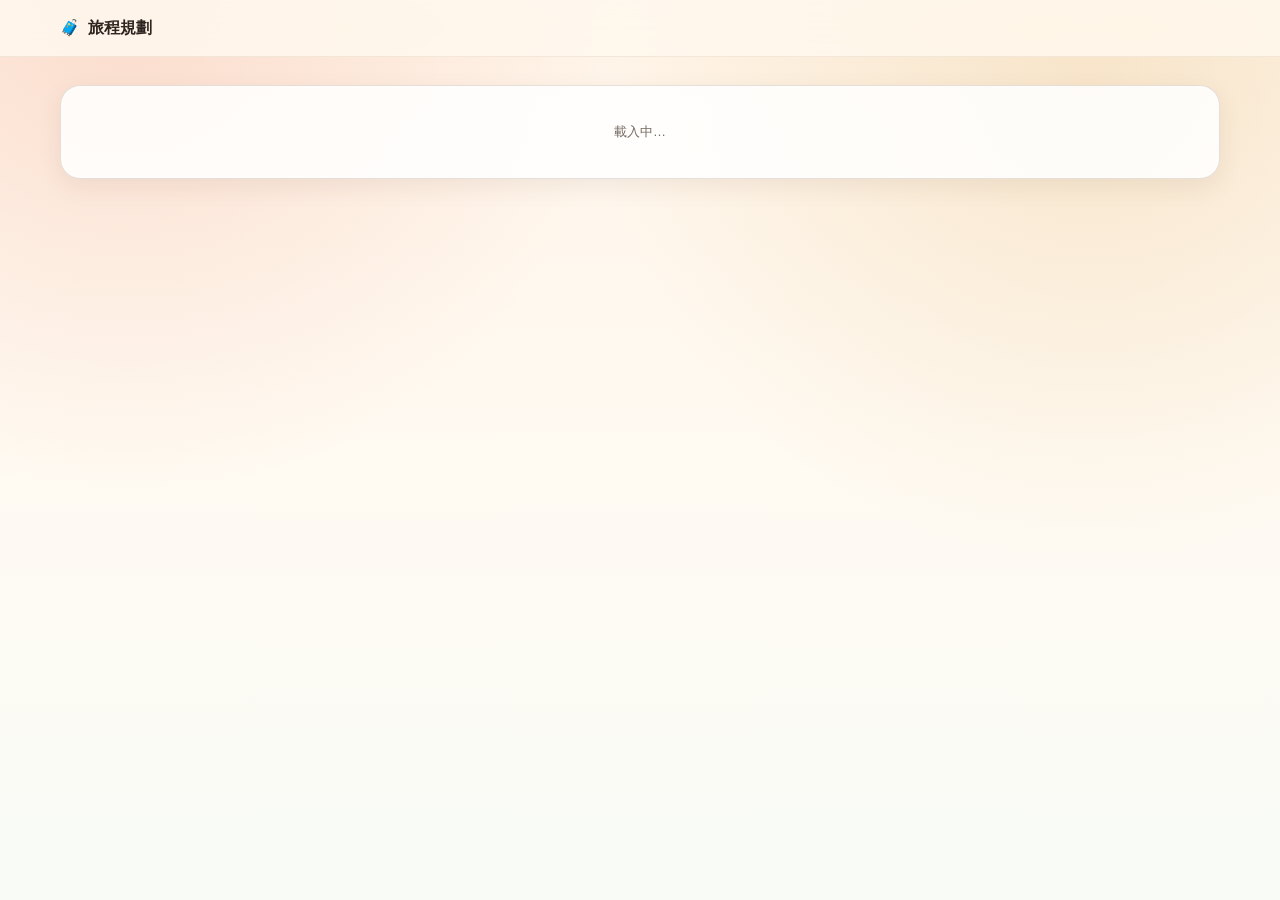
<file: index.html>
<!DOCTYPE html>
<!-- SPDX-License-Identifier: AGPL-3.0-only
     Copyright (c) 2026 Hank Wang -->
<html lang="zh-Hant">
<head>
  <meta charset="UTF-8" />
  <meta name="viewport" content="width=device-width, initial-scale=1.0, viewport-fit=cover" />
  <meta name="theme-color" content="#FFF4E8" />
  <title>旅程規劃 · Trip Planner</title>
  <link rel="stylesheet" href="./css/app.css?v=20260919d" />
  <!-- 網站圖示：ico 排在最前面，裡面有 16/32/48/64/128/256 六種各自算過的點陣圖，
       分頁列那種 16px 的尺寸靠它才會銳利；SVG 補高解析度場合；
       apple-touch-icon 是 iOS「加到主畫面」用的。圖檔都由 tools/make-icons.py 產生。
       圖檔會被瀏覽器長期快取，所以一樣帶 ?v=。 -->
  <link rel="icon" sizes="16x16 32x32 48x48 64x64 128x128 256x256" href="./assets/favicon.ico?v=20260919d" />
  <link rel="icon" type="image/svg+xml" href="./assets/favicon.svg?v=20260919d" />
  <link rel="icon" type="image/png" sizes="192x192" href="./assets/icon-192.png?v=20260919d" />
  <link rel="icon" type="image/png" sizes="512x512" href="./assets/icon-512.png?v=20260919d" />
  <link rel="apple-touch-icon" href="./assets/apple-touch-icon.png?v=20260919d" />
  <meta name="apple-mobile-web-app-title" content="旅程規劃" />
  <!-- 授權：本專案以 AGPL-3.0 釋出，App 內的說明頁另有原始碼連結（AGPL §13 要求網路服務要讓使用者拿得到原始碼）。 -->
  <link rel="license" href="https://www.gnu.org/licenses/agpl-3.0.html" />
</head>
<body>
  <header class="topbar">
    <div class="page topbar-inner">
      <div class="topbar-left">
        <!-- 手機導航入口：行程切換／分頁／帳號全部收在左側抽屜裡。
             顯隱純交給 CSS（.nav-toggle 預設 display:none，只有手機且 body.in-trip 才出現），
             不用 hidden 屬性，否則還要多一段 JS 去拿掉它。 -->
        <button id="navToggle" class="nav-toggle" type="button" aria-label="選單"
                aria-controls="drawer" aria-expanded="false">☰</button>
        <div class="brand">🧳 <span>旅程規劃</span></div>
        <button id="tripSwitcher" class="trip-switcher" type="button" hidden aria-haspopup="true">
          <span id="tripSwitcherTitle"></span>
          <span class="caret" aria-hidden="true">▾</span>
        </button>
      </div>
      <button id="accountBtn" class="account-btn" type="button" hidden aria-haspopup="true" aria-label="帳號選單">
        <span id="accountInitial">·</span>
      </button>
      <!-- 行程切換 / 帳號 下拉 -->
      <div id="tripMenu" class="popover popover--left" hidden></div>
      <div id="accountMenu" class="popover popover--right" hidden></div>
    </div>
  </header>

  <!-- 側欄：桌機常駐，手機由 ☰ 滑出（分頁 + 行程切換 + 帳號都在這裡） -->
  <div id="navScrim" class="nav-scrim" hidden></div>
  <aside id="drawer" class="drawer">
    <div class="drawer-head">
      <div class="brand">🧳 <span>旅程規劃</span></div>
      <!-- 行程切換：側欄裡直接展開清單（popover 在窄螢幕會被擠爆，抽屜本來就是垂直清單） -->
      <button id="drawerTripBtn" class="drawer-trip" type="button" hidden aria-expanded="false">
        <span id="drawerTripTitle"></span>
        <span class="caret" aria-hidden="true">▾</span>
      </button>
      <div id="drawerTripList" class="drawer-trips" hidden></div>
    </div>
    <nav class="drawer-nav">
      <button class="nav-item" data-page="overview" type="button">🏠 總覽</button>
      <button class="nav-item" data-page="itinerary" type="button">🗺️ 行程</button>
      <button class="nav-item" data-page="expenses" type="button">💰 記帳</button>
      <button class="nav-item" data-page="weather" type="button">⛅ 天氣</button>
      <button class="nav-item" data-page="packing" type="button">🎒 行李</button>
      <button class="nav-item" data-page="memo" type="button">📝 備忘</button>
      <!-- 說明頁沒有行程也要能開（renderOverviewState 的停用清單有排除它） -->
      <button class="nav-item" data-page="help" type="button">❓ 說明</button>
      <button class="nav-item" data-page="admin" type="button" hidden>⚙️ 管理</button>
    </nav>
    <div class="drawer-foot">
      <!-- 只有 body.readonly 時才顯示（純 CSS） -->
      <p class="status readonly-only readonly-note">👀 唯讀模式：你只能瀏覽，不能編輯。<a href="#help">這是什麼？</a></p>
      <div id="drawerAccount" class="status" style="margin-bottom:8px;"></div>
      <!-- 桌機的 #accountBtn 被 CSS 藏起來（帳號相關一律走側欄），帳號設定入口要在這裡也有一份 -->
      <div class="row" style="gap:8px;">
        <button id="drawerProfileBtn" class="btn btn--ghost btn--sm" type="button">⚙️ 帳號設定</button>
        <button id="logoutBtn" class="btn btn--ghost btn--sm" type="button">登出</button>
      </div>
    </div>
  </aside>

  <main class="page app-main">
    <!-- 載入中 -->
    <div id="bootView" class="card center-card"><p class="status">載入中…</p></div>

    <!-- 登入 / 註冊管理員 -->
    <section id="loginView" class="join-wrap" hidden>
      <div class="card join-card">
        <h1 class="join-title">登入</h1>
        <p class="status">用帳號與密碼登入。</p>
        <!-- data-enter-submit：登入是唯一保留 Enter 送出的表單（見 js/ui.js 的 blockEnterSubmit） -->
        <form id="loginForm" class="form" data-enter-submit>
          <label>帳號
            <input name="account" placeholder="Email 或 使用者名稱" autocomplete="username" required />
          </label>
          <label>密碼
            <input name="password" type="password" autocomplete="current-password" required />
          </label>
          <button class="btn" type="submit">登入</button>
        </form>
        <p class="status" style="margin-top:12px;">沒有帳號？請向管理員索取。</p>
        <p id="loginError" class="status" data-ok="false" hidden></p>
      </div>
    </section>

    <!-- 建立新行程 Modal（僅管理員） -->
    <div id="tripModal" class="modal" hidden>
      <div class="modal-box card">
        <div class="card-head">
          <h2 class="card-title">建立新行程</h2>
          <button id="tripModalClose" class="btn btn--ghost btn--sm" type="button">✕</button>
        </div>

        <!-- 建立 -->
        <form id="createForm" class="form">
          <label>行程名稱
            <input name="title" placeholder="2026 春 東京大阪" maxlength="40" required />
          </label>
          <div class="row">
            <label>出發日
              <span class="date-pick">
                <input name="start" type="date" />
                <span class="date-pick-face" aria-hidden="true"></span>
              </span>
            </label>
            <label>回程日
              <span class="date-pick">
                <input name="end" type="date" />
                <span class="date-pick-face" aria-hidden="true"></span>
              </span>
            </label>
          </div>
          <label>結算基準幣別
            <select name="base"></select>
          </label>
          <label>啟用幣別（點選加入／移除，之後仍可改）
            <div id="createCurrencyChips" class="chip-pick"></div>
            <div class="add-currency">
              <select id="createAddCurrency" class="inline-select"></select>
              <button id="createAddCurrencyBtn" class="btn btn--ghost btn--sm" type="button">＋ 加入</button>
            </div>
            <small class="status">基準幣別會自動納入。</small>
          </label>
          <label class="check-row" style="display:flex; align-items:center; gap:8px; flex-direction:row;">
            <input id="tripJoinSelf" name="join_self" type="checkbox" checked style="width:auto;" />
            <span>我要一起參加這趟旅行（取消＝只建立給家人用，自己不進名單、不分帳）</span>
          </label>
          <label id="createNameRow">你的名字（管理員）
            <input name="name" placeholder="小明" maxlength="20" />
          </label>
          <button class="btn" type="submit">建立並進入</button>
        </form>

        <p id="joinError" class="status" data-ok="false" hidden></p>
      </div>
    </div>

    <!-- 行程主畫面（分頁由側欄／漢堡選單切換） -->
    <div id="appView" hidden>

      <!-- 總覽 -->
      <section class="view" id="view-overview">
        <!-- 行程切換清單（只在多行程時顯示） -->
        <div class="card" id="myTripsCard">
          <div class="card-head">
            <h2 class="card-title">我的行程</h2>
          </div>
          <div id="myTripsList" class="my-trips-list"></div>
        </div>

        <!-- 目前行程儀表板（沒選行程時隱藏） -->
        <div id="overviewTripDetail">
          <!-- 行程摘要列 -->
          <div class="card trip-summary">
            <div id="tripSummary" class="trip-summary-row"></div>
          </div>

          <!-- 快速統計（可點跳頁） -->
          <div class="stat-grid">
            <button class="stat-card" type="button" data-page="itinerary">
              <span class="stat-num" id="statItems">–</span>
              <span class="stat-label">行程項目</span>
            </button>
            <button class="stat-card" type="button" data-page="expenses">
              <span class="stat-num" id="statSpend">–</span>
              <span class="stat-label">總支出</span>
            </button>
            <button class="stat-card" type="button" data-scroll="membersCard">
              <span class="stat-num" id="statMembers">–</span>
              <span class="stat-label">成員</span>
            </button>
          </div>

          <!-- 接下來的行程 -->
          <div class="card">
            <div class="card-head">
              <h2 class="card-title">接下來的行程</h2>
              <button class="btn btn--ghost btn--sm" type="button" data-page="itinerary">查看全部</button>
            </div>
            <div id="upcomingList" class="upcoming-list"></div>
          </div>

          <!-- 成員 / 幣別 -->
          <div class="grid-2">
            <div class="card" id="membersCard">
              <div class="card-head">
                <h2 class="card-title">同行夥伴 <span id="memberCount" class="status"></span></h2>
              </div>
              <div id="memberList" class="member-list"></div>
            </div>

            <div class="card">
              <h2 class="card-title">行程設定</h2>
              <p class="status">基準幣別：
                <select id="baseSelect" class="inline-select"></select>
              </p>
              <div id="currencyPills" class="currency-pills"></div>
              <div class="add-currency">
                <select id="addCurrencySelect" class="inline-select"></select>
                <button id="addCurrencyBtn" class="btn btn--ghost btn--sm" type="button">＋ 加入幣別</button>
              </div>
              <p class="status" style="margin-top:14px;">地圖服務：
                <select id="mapProviderSelect" class="inline-select"></select>
              </p>
              <p id="mapProviderHint" class="status"></p>
            </div>
          </div>
        </div>

        <!-- 沒選行程時的提示 -->
        <div id="noTripHint" class="card" hidden>
          <p class="status">還沒有選擇行程。從上方「我的行程」點一趟進入；行程由管理員建立與指派。</p>
          <p class="status">想先看看這個系統能做什麼？建一趟示範行程，六個分頁都會有東西可以玩。</p>
          <div class="row" style="gap:8px;">
            <button class="btn btn--sm" type="button" data-seed-demo>🎌 建立示範行程</button>
            <button class="btn btn--ghost btn--sm" type="button" data-page="help">❓ 看使用說明</button>
          </div>
        </div>
      </section>

      <!-- 行程 -->
      <section class="view" id="view-itinerary" hidden>
        <div class="card">
          <div class="card-head">
            <h2 class="card-title">行程規劃</h2>
            <div style="display:flex; gap:8px;">
              <button id="clearItinBtn" class="btn btn--ghost btn--sm" type="button" hidden>🗑️ 清空</button>
              <button id="aiItinBtn" class="btn btn--ghost btn--sm" type="button">✨ AI 助手</button>
              <button id="addItemBtn" class="btn btn--sm" type="button">＋ 新增項目</button>
            </div>
          </div>
          <div id="dayTabs" class="day-tabs"></div>
          <div id="itineraryList" class="itinerary-list"></div>
        </div>

        <!-- 只有 Google 有這張卡。Naver 不能 iframe（X-Frame-Options），內嵌得靠官方
             JS SDK 加上申請不到的 ncpKeyId，所以 Naver 改成逐點跳出去開，整張卡隱藏。 -->
        <div class="card" id="mapCard" hidden>
          <div class="card-head">
            <h2 class="card-title">地圖</h2>
            <div style="display:flex; gap:8px; flex-wrap:wrap;">
              <a id="mapOpen" class="btn btn--ghost btn--sm" target="_blank" rel="noopener"
                 href="https://www.google.com/maps">在地圖開啟行程</a>
            </div>
          </div>
          <p id="mapRouteNote" class="status" data-ok="false" hidden></p>
          <div id="mapTitle" class="status" style="margin-bottom:8px;">點行程項目的「地圖」即可在此顯示</div>
          <iframe id="mapFrame" class="map-frame" loading="lazy" referrerpolicy="no-referrer-when-downgrade" hidden></iframe>
        </div>
      </section>

      <!-- 記帳 -->
      <section class="view" id="view-expenses" hidden>
        <div class="card">
          <div class="card-head">
            <h2 class="card-title">記帳</h2>
            <div style="display:flex; gap:8px;">
              <button id="clearExpenseBtn" class="btn btn--ghost btn--sm" type="button" hidden>🗑️ 清空</button>
              <button id="aiExpenseBtn" class="btn btn--ghost btn--sm" type="button">✨ AI 記帳</button>
              <button id="addExpenseBtn" class="btn btn--sm" type="button">＋ 新增支出</button>
            </div>
          </div>
          <div id="expenseSummary" class="expense-summary"></div>
          <div id="expenseList" class="expense-list"></div>
        </div>

        <div class="card">
          <h2 class="card-title">結算</h2>
          <p class="status">全部換算成基準幣別後計算。</p>
          <div id="balanceList" class="balance-list"></div>
          <h3 class="day-head" style="margin-top:16px;">建議轉帳</h3>
          <div id="settleList" class="settle-list"></div>
        </div>
      </section>

      <!-- 天氣 -->
      <section class="view" id="view-weather" hidden>
        <div class="card">
          <div class="card-head">
            <h2 class="card-title">天氣</h2>
            <button id="refreshWeather" class="btn btn--ghost btn--sm" type="button">重新整理</button>
          </div>
          <p id="weatherSubtitle" class="status">依行程地點即時取得 Open-Meteo 預報。</p>
          <div class="add-currency" style="margin:10px 0;">
            <input id="weatherManualInput" placeholder="或手動查城市，如 Tokyo / 京都" />
            <button id="weatherManualBtn" class="btn btn--ghost btn--sm" type="button">查詢</button>
          </div>
          <div id="forecastGrid" class="forecast-grid"></div>
        </div>

        <div class="card">
          <div class="card-head">
            <h2 class="card-title">✨ AI 天氣建議</h2>
            <button id="aiWeatherBtn" class="btn btn--sm" type="button">產生建議</button>
          </div>
          <div id="aiWeatherOut" class="ai-out">
            <p class="status">按「產生建議」讓 AI 依各日天氣給穿搭與行程提醒（雨天改室內等）。</p>
          </div>
        </div>
      </section>

      <!-- 行李 -->
      <section class="view" id="view-packing" hidden>
        <div class="card">
          <div class="card-head">
            <h2 class="card-title">行李清單 <span id="packingProgress" class="status"></span></h2>
            <div style="display:flex; gap:8px;">
              <button id="clearPackingBtn" class="btn btn--ghost btn--sm" type="button" hidden>🗑️ 清空</button>
              <button id="aiPackingBtn" class="btn btn--ghost btn--sm" type="button">✨ AI 助手</button>
              <button id="addPackingBtn" class="btn btn--sm" type="button">＋ 新增物品</button>
            </div>
          </div>
          <p class="status">可指派給某成員，或標記「共用」（全體共用品，如證件、雨傘）。</p>
          <div id="packingList" class="packing-list"></div>
        </div>
      </section>

      <!-- 備忘錄 -->
      <section class="view" id="view-memo" hidden>
        <div class="card">
          <div class="card-head">
            <h2 class="card-title">備忘錄</h2>
            <button id="addMemoBtn" class="btn btn--sm" type="button">＋ 新增筆記</button>
          </div>
          <p class="status">記下訂位號碼、要買的伴手禮、待確認事項…；同行的人都可以在每則筆記底下留言討論。</p>
          <div id="memoList" class="memo-list"></div>
        </div>
      </section>

      <!-- 說明（純靜態，沒有行程也能看） -->
      <section class="view" id="view-help" hidden>

        <div class="card">
          <h2 class="card-title">這是什麼</h2>
          <p class="status">一個給同行者共用的旅遊規劃工具：一起排行程、多幣別記帳自動結算、看每天天氣、列行李、留備忘。
            所有人的修改都是<strong>即時同步</strong>的 —— 別人改了什麼，你的畫面會自己更新。</p>

          <h3 class="day-head" style="margin-top:16px;">你是哪一種身分？</h3>
          <div class="admin-list">
            <div class="admin-row">
              <div class="admin-row-main">
                <strong>管理員 <span class="tag">全站唯一</span></strong>
                <span class="status">建立行程、開設成員帳號、把帳號指派進行程、指定誰是行程管理員、設定誰可編輯或唯讀。</span>
              </div>
            </div>
            <div class="admin-row">
              <div class="admin-row-main">
                <strong>可編輯成員</strong>
                <span class="status">排行程、記帳、列行李、寫備忘、改幣別設定 —— 除了帳號管理以外都能做。</span>
              </div>
            </div>
            <div class="admin-row">
              <div class="admin-row-main">
                <strong>唯讀成員 <span class="tag">👀</span></strong>
                <span class="status">只能瀏覽，新增/編輯的按鈕會直接不顯示。<strong>但仍然可以在備忘錄的筆記底下留言</strong>，
                  討論不受限制。想改成可編輯，請管理員到「管理 → 帳號管理」切換。</span>
              </div>
            </div>
          </div>
        </div>

        <div class="card">
          <h2 class="card-title">六個分頁在做什麼</h2>
          <div class="admin-list">
            <div class="admin-row"><div class="admin-row-main">
              <strong>🏠 總覽</strong>
              <span class="status">這趟的儀表板：切換行程、看統計（項目數／總支出／成員數，點了會跳到對應分頁）、接下來的行程、同行夥伴、以及<strong>行程設定</strong>。第一次進一趟新行程，先來這裡把幣別設好；<strong>去韓國的話也在這裡把地圖服務改成 Naver</strong>。</span>
            </div></div>
            <div class="admin-row"><div class="admin-row-main">
              <strong>🗺️ 行程</strong>
              <span class="status">依日期分頁的行程項目。每筆可以填時間、分類、地點與備註；按項目上的「地圖」，Google 行程會把地點帶進下方的地圖，Naver 行程則直接跳去 Naver（手機優先開 App）—— 用哪一家在總覽的行程設定選。<strong>地點欄位同時餵給天氣頁</strong>，填了才有天氣看。</span>
            </div></div>
            <div class="admin-row"><div class="admin-row-main">
              <strong>💰 記帳</strong>
              <span class="status">多幣別支出與分帳，下半部就是結算結果。要記某個幣別的帳，得先在總覽的幣別設定裡加進來。</span>
            </div></div>
            <div class="admin-row"><div class="admin-row-main">
              <strong>⛅ 天氣</strong>
              <span class="status">自動抓行程裡<strong>每天第一個有地點的項目</strong>，查那個地方當天的預報（Open-Meteo，免費）。也可以在上方手動查任一城市。</span>
            </div></div>
            <div class="admin-row"><div class="admin-row-main">
              <strong>🎒 行李</strong>
              <span class="status">分類清單，可以指派給某個人，或標記成「共用」（證件、雨傘這種全體共用品）。打勾就是已經收進行李箱了。</span>
            </div></div>
            <div class="admin-row"><div class="admin-row-main">
              <strong>📝 備忘</strong>
              <span class="status">共筆筆記：訂位編號、伴手禮清單、待確認事項。可以置頂，每則底下都能留言討論。</span>
            </div></div>
          </div>
        </div>

        <div class="card">
          <h2 class="card-title">不明顯但很好用的操作</h2>
          <ul class="status" style="padding-left:20px; line-height:1.9;">
            <li><strong>點一整列就能編輯</strong> —— 行程項目、支出、行李、筆記都是，不用另外找編輯鈕。</li>
            <li><strong>往左滑可以刪除</strong>（手機）—— 行程、記帳、行李的列往左滑會露出紅色刪除鈕。不想滑的話，點開該列，編輯視窗裡也有刪除。</li>
            <li><strong>總覽的三個統計數字可以點</strong> —— 直接跳到行程頁、記帳頁，或捲到成員清單。</li>
            <li><strong>行程項目的「地圖」鈕</strong> —— Google 行程會把該地點帶進行程頁下方的地圖，右上角「在地圖開啟行程」還能把整天串成一條路線。</li>
            <li><strong>韓國行程改用 Naver 地圖</strong> —— 在總覽的行程設定切換。Google Maps 在韓國沒有步行與大眾運輸路線。Naver 不給內嵌，所以切過去之後沒有下方那張地圖卡，改成點項目的「地圖 ↗」直接跳去 Naver（手機優先開 Naver App）。地點會自動轉成韓文；不準或看不懂的話，項目的「地圖搜尋字」自己填即可覆蓋 —— Naver 的店家資料同時登錄了官方英文名，所以填英文（Gyeongbokgung Palace）或韓文（경복궁）都搜得到。把手機的 Naver App 設成英文時，填英文地標才看得懂。</li>
            <li><strong>打字時按 Enter 不會送出</strong> —— 一律用「儲存」／「送出」鈕，才不會打到一半誤存。只有登入頁保留 Enter 送出。</li>
            <li><strong>唯讀成員也能留言</strong> —— 在備忘錄的筆記底下。</li>
          </ul>
        </div>

        <div class="card">
          <h2 class="card-title">✨ AI 助手怎麼用</h2>
          <p class="status">行程、記帳、行李三頁的右上角各有一顆 <strong>✨</strong> 按鈕，天氣頁則是「產生建議」。用講的就可以，不用填表單。</p>
          <p class="status" style="margin-top:10px;"><strong>最重要的一件事：AI 不會直接改你的資料。</strong>
            它會把想做的變更列成一張清單，你看過、按了確認，才會真的寫進去。所以放心亂講沒關係。</p>
          <h3 class="day-head" style="margin-top:16px;">先看一眼「範圍」</h3>
          <p class="status">對話視窗上方有個範圍下拉，決定這次 AI 動得到哪些東西 —— 行程是「哪一天／整趟」，行李是「誰的／全部」。
            預設只會動到你正在看的那一天，想大改就先切成整趟。</p>
          <h3 class="day-head" style="margin-top:16px;">可以這樣講</h3>
          <div class="ai-msg-eg">
            <b>行程：</b>「這天太趕了，午餐後多留一小時」<br>「幫我排第三天，想吃在地美食」<br>「把下午的購物行程刪掉」
          </div>
          <div class="ai-msg-eg" style="margin-top:8px;">
            <b>記帳：</b>「早餐 850 我付，大家均分」<br>「昨天的計程車改成 1200」<br>「刪掉重複的那筆門票」
          </div>
          <div class="ai-msg-eg" style="margin-top:8px;">
            <b>行李：</b>「幫我列這趟要帶什麼」<br>「雨具改成 2 支」<br>「把充電器指派給小明」
          </div>
        </div>

        <div class="card">
          <h2 class="card-title">多幣別記帳與結算怎麼算</h2>
          <p class="status">每筆支出存的是<strong>原幣金額</strong>加上<strong>記帳當下的匯率快照</strong>。
            這樣之後匯率怎麼波動，都不會回頭改寫你已經記過的帳。</p>
          <p class="status" style="margin-top:10px;">結算時把每個人「付出去的」與「該分攤的」都換算成基準幣別，
            算出每人淨額，再湊出<strong>最少筆數的轉帳建議</strong>（誰該付誰多少），不用每筆各自還。</p>
          <p class="status" style="margin-top:10px;">分帳不一定要均分 —— 可以只勾部分的人，各買各的時也能各自填不同金額。</p>
        </div>

        <div class="card">
          <h2 class="card-title">常見問題</h2>
          <h3 class="day-head">側欄有些分頁灰灰的按不下去？</h3>
          <p class="status">那是還沒選行程。到總覽的「我的行程」點一趟進去，就會全部亮起來。</p>
          <h3 class="day-head" style="margin-top:14px;">看不到「＋ 新增」的按鈕？</h3>
          <p class="status">你是唯讀成員。請管理員到「管理 → 帳號管理」把你切成可編輯。</p>
          <h3 class="day-head" style="margin-top:14px;">按了 ✨ 沒反應／說 AI 還沒啟用？</h3>
          <p class="status">AI 要管理員設定 Gemini 金鑰才會動。沒設定不影響其他功能，天氣頁一樣正常。</p>
          <h3 class="day-head" style="margin-top:14px;">天氣寫「去年同期參考」是什麼意思？</h3>
          <p class="status">氣象預報只到未來約 16 天。超過的日子沒有預報可用，所以改顯示去年同一天的實測值，讓你抓個大概的冷熱。</p>
          <h3 class="day-head" style="margin-top:14px;">忘記密碼？</h3>
          <p class="status">找管理員重設。管理員也可以幫你改顯示名稱。</p>
        </div>

        <div class="card">
          <div class="card-head">
            <h2 class="card-title">🎌 想先玩玩看？</h2>
            <button id="helpDemoBtn" class="btn btn--sm" type="button">建立示範行程</button>
          </div>
          <p class="status">會生出一趟資料齊全的假行程（東京箱根鎌倉 5 日）：24 個行程項目、14 筆三種幣別的支出、
            17 件行李、4 則備忘與留言、4 位成員 —— 每一頁都有東西可以看。出發日固定是今天起算一週後，所以天氣也查得到。</p>
          <p class="status">重複按就是砍掉重建，可以拿來把示範資料復原。</p>
        </div>

        <!-- 放在說明頁是因為它「沒選行程也開得起來」（見側欄那顆 ❓ 說明 的註解），
             任何使用者都到得了。AGPL §13 要求網路服務要讓使用者拿得到原始碼，
             這張卡就是那個 Source 連結。 -->
        <div class="card">
          <h2 class="card-title">關於 · 授權</h2>
          <p class="status">這個 App 的原始碼是公開的：
            <a href="https://github.com/hank716/travel" target="_blank" rel="noopener">github.com/hank716/travel</a></p>
          <p class="status" style="margin-top:10px;">以
            <a href="https://www.gnu.org/licenses/agpl-3.0.html" target="_blank" rel="noopener">GNU AGPL-3.0</a>
            授權釋出：你可以自由取得、修改、散布它；但改過的版本拿去架給別人用時，
            也必須把你那份的原始碼一併公開。想閉源商用的話，可以另外洽談商業授權。</p>
          <p class="status" style="margin-top:10px;">Copyright (c) 2026 Hank Wang</p>
        </div>

      </section>

      <!-- 管理（僅管理員） -->
      <section class="view" id="view-admin" hidden>
        <div class="card">
          <div class="card-head">
            <h2 class="card-title">帳號管理</h2>
            <button id="adminAddMemberBtn" class="btn btn--sm" type="button">＋ 新增成員帳號</button>
          </div>
          <div id="adminUsersList" class="admin-list"></div>
        </div>
        <div class="card">
          <div class="card-head">
            <h2 class="card-title">行程管理</h2>
            <div style="display:flex; gap:8px;">
              <button id="adminSeedDemoBtn" class="btn btn--ghost btn--sm" type="button">🎌 示範行程</button>
              <button id="adminCreateTripBtn" class="btn btn--sm" type="button">＋ 建立行程</button>
            </div>
          </div>
          <div id="adminTripsList" class="admin-list"></div>
        </div>
      </section>

    </div>

    <!-- 新增/編輯支出 Modal -->
    <div id="expenseModal" class="modal" hidden>
      <div class="modal-box card">
        <div class="card-head">
          <h2 id="expenseModalTitle" class="card-title">新增支出</h2>
          <button id="expenseModalClose" class="btn btn--ghost btn--sm" type="button">✕</button>
        </div>
        <form id="expenseForm" class="form">
          <input type="hidden" name="id" />
          <label>說明
            <input name="description" placeholder="拉麵、計程車、門票…" maxlength="60" />
          </label>
          <div class="row">
            <label>金額
              <input name="amount" type="number" step="any" min="0" inputmode="decimal" placeholder="0" required />
            </label>
            <label>幣別
              <select name="currency" id="expenseCurrency"></select>
            </label>
          </div>
          <div class="row">
            <label>付款人
              <select name="paid_by" id="expensePayer"></select>
            </label>
            <label>分類
              <select name="category">
                <option value="餐飲">🍜 餐飲</option>
                <option value="交通">🚆 交通</option>
                <option value="住宿">🏨 住宿</option>
                <option value="購物">🛍️ 購物</option>
                <option value="門票">🎟️ 門票</option>
                <option value="其他">✨ 其他</option>
              </select>
            </label>
          </div>
          <label>日期
            <span class="date-pick">
              <input name="spent_at" type="date" />
              <span class="date-pick-face" aria-hidden="true"></span>
            </span>
          </label>
          <label>分攤給（均分，點選加入／移除）
            <div id="splitMembers" class="chip-pick"></div>
          </label>
          <p id="splitHint" class="status"></p>
          <div class="row" style="justify-content:flex-end;">
            <button id="expenseDeleteBtn" class="btn btn--ghost" type="button" hidden>刪除</button>
            <button class="btn" type="submit">儲存</button>
          </div>
          <p id="expenseError" class="status" data-ok="false" hidden></p>
        </form>
      </div>
    </div>

    <!-- 新增/編輯項目 Modal -->
    <div id="itemModal" class="modal" hidden>
      <div class="modal-box card">
        <div class="card-head">
          <h2 id="itemModalTitle" class="card-title">新增項目</h2>
          <button id="itemModalClose" class="btn btn--ghost btn--sm" type="button">✕</button>
        </div>
        <form id="itemForm" class="form">
          <input type="hidden" name="id" />
          <label>標題
            <input name="title" placeholder="淺草寺、一蘭拉麵…" maxlength="60" required />
          </label>
          <div class="row">
            <label>日期
              <span class="date-pick">
                <input name="day_date" type="date" />
                <span class="date-pick-face" aria-hidden="true"></span>
              </span>
            </label>
            <label>分類
              <select name="category">
                <option value="景點">景點</option>
                <option value="餐廳">餐廳</option>
                <option value="交通">交通</option>
                <option value="住宿">住宿</option>
                <option value="購物">購物</option>
                <option value="其他">其他</option>
              </select>
            </label>
          </div>
          <!-- 不用 <input type="time">：它的顯示格式吃「瀏覽器語言」而非本頁 lang，
               英文 locale 會把 19:00 畫成 07:00 PM。改成自建的 24 小時制時/分下拉。 -->
          <div class="row">
            <label>開始
              <span class="time-pick">
                <select name="start_h" aria-label="開始時"></select>
                <span class="time-sep">:</span>
                <select name="start_m" aria-label="開始分"></select>
              </span>
            </label>
            <label>結束
              <span class="time-pick">
                <select name="end_h" aria-label="結束時"></select>
                <span class="time-sep">:</span>
                <select name="end_m" aria-label="結束分"></select>
              </span>
            </label>
          </div>
          <label>地點
            <input name="location_name" placeholder="例如：東京晴空塔" maxlength="80" />
          </label>
          <label>地圖搜尋字（選填）
            <input name="map_query" placeholder="留空＝用上面的地點。Naver 吃英文或韓文，如 Gyeongbokgung Palace / 경복궁" maxlength="80" />
          </label>
          <label>備註
            <textarea name="notes" rows="2" placeholder="訂位、票價、交通方式…"></textarea>
          </label>
          <div class="row" style="justify-content:flex-end;">
            <button id="itemDeleteBtn" class="btn btn--ghost" type="button" hidden>刪除</button>
            <button class="btn" type="submit">儲存</button>
          </div>
          <p id="itemError" class="status" data-ok="false" hidden></p>
        </form>
      </div>
    </div>

    <!-- 新增成員帳號 Modal（管理員） -->
    <div id="memberModal" class="modal" hidden>
      <div class="modal-box card">
        <div class="card-head">
          <h2 class="card-title">新增成員帳號</h2>
          <button id="memberModalClose" class="btn btn--ghost btn--sm" type="button">✕</button>
        </div>
        <form id="memberForm" class="form">
          <label>顯示名稱
            <input name="display_name" placeholder="小明" maxlength="20" required />
          </label>
          <label>登入帳號（使用者名稱）
            <input name="username" placeholder="ming" autocomplete="off" maxlength="30" required
                   style="text-transform:lowercase;" />
          </label>
          <label>密碼
            <input name="password" type="text" minlength="6" placeholder="至少 6 碼" required />
          </label>
          <label id="memberTripRow" hidden>指派到行程
            <select id="memberTripSelect"></select>
          </label>
          <small class="status">對方用這組「帳號＋密碼」登入，就能看到並參與被指派的行程。同一帳號可被加到多趟。</small>
          <button class="btn" type="submit">建立帳號</button>
          <p id="memberError" class="status" data-ok="false" hidden></p>
        </form>
      </div>
    </div>

    <!-- 編輯行程 Modal（管理員） -->
    <div id="tripEditModal" class="modal" hidden>
      <div class="modal-box card">
        <div class="card-head">
          <h2 class="card-title">編輯行程</h2>
          <button id="tripEditClose" class="btn btn--ghost btn--sm" type="button">✕</button>
        </div>
        <form id="tripEditForm" class="form">
          <input type="hidden" name="id" />
          <label>行程名稱 <input name="title" maxlength="40" required /></label>
          <div class="row">
            <label>出發日
              <span class="date-pick">
                <input name="start" type="date" />
                <span class="date-pick-face" aria-hidden="true"></span>
              </span>
            </label>
            <label>回程日
              <span class="date-pick">
                <input name="end" type="date" />
                <span class="date-pick-face" aria-hidden="true"></span>
              </span>
            </label>
          </div>
          <button class="btn" type="submit">儲存</button>
          <p id="tripEditError" class="status" data-ok="false" hidden></p>
        </form>
      </div>
    </div>

    <!-- 對話式 AI 助手 Modal（行程／記帳／行李共用同一個視窗，內容由 js/aichat.js 換）-->
    <div id="aiChatModal" class="modal" hidden>
      <div class="modal-box modal-box--chat card">
        <div class="card-head">
          <h2 id="aiChatTitle" class="card-title">✨ AI 助手</h2>
          <div class="ai-chat-head">
            <select id="aiChatScope" class="ai-chat-scope" hidden></select>
            <button id="aiChatClose" class="btn btn--ghost btn--sm" type="button">✕</button>
          </div>
        </div>
        <div id="aiChatLog" class="ai-chat-log"></div>
        <div class="ai-chat-input">
          <textarea id="aiChatInput" class="ai-itin-input" rows="2"
            placeholder="說說你想怎麼改…（打完按「送出」）"></textarea>
          <button id="aiChatSend" class="btn btn--sm" type="button">送出</button>
        </div>
        <p id="aiChatHint" class="status ai-chat-hint">AI 提出的變更會先列成清單，你確認後才會寫入。</p>
      </div>
    </div>

    <!-- 新增/編輯行李物品 Modal -->
    <div id="packingModal" class="modal" hidden>
      <div class="modal-box card">
        <div class="card-head">
          <h2 id="packingModalTitle" class="card-title">新增物品</h2>
          <button id="packingModalClose" class="btn btn--ghost btn--sm" type="button">✕</button>
        </div>
        <form id="packingForm" class="form">
          <input type="hidden" name="id" />
          <label>物品名稱
            <input name="name" placeholder="護照、薄外套、雨傘…" maxlength="40" required />
          </label>
          <div class="row">
            <label>分類
              <select name="category">
                <option value="衣物">👕 衣物</option>
                <option value="證件">🛂 證件</option>
                <option value="電子">🔌 電子</option>
                <option value="盥洗">🧴 盥洗</option>
                <option value="藥品">💊 藥品</option>
                <option value="其他">✨ 其他</option>
              </select>
            </label>
            <label>數量
              <input name="qty" type="number" min="1" step="1" value="1" inputmode="numeric" />
            </label>
          </div>
          <label>給誰
            <select name="member_id" id="packingMember"></select>
          </label>
          <div class="row" style="justify-content:flex-end;">
            <button id="packingDeleteBtn" class="btn btn--ghost" type="button" hidden>刪除</button>
            <button class="btn" type="submit">儲存</button>
          </div>
          <p id="packingError" class="status" data-ok="false" hidden></p>
        </form>
      </div>
    </div>

    <!-- 新增/編輯備忘錄 Modal -->
    <div id="memoModal" class="modal" hidden>
      <div class="modal-box card">
        <div class="card-head">
          <h2 id="memoModalTitle" class="card-title">新增筆記</h2>
          <button id="memoModalClose" class="btn btn--ghost btn--sm" type="button">✕</button>
        </div>
        <form id="memoForm" class="form">
          <input type="hidden" name="id" />
          <label>標題
            <input name="title" placeholder="訂位資訊、待辦事項…" maxlength="60" />
          </label>
          <label>內容
            <textarea name="body" rows="6" placeholder="想記什麼都可以…"></textarea>
          </label>
          <label class="check-row" style="display:flex; align-items:center; gap:8px; flex-direction:row;">
            <input name="pinned" type="checkbox" style="width:auto;" />
            <span>置頂（排在清單最前面）</span>
          </label>
          <div class="row" style="justify-content:flex-end;">
            <button id="memoDeleteBtn" class="btn btn--ghost" type="button" hidden>刪除</button>
            <button class="btn" type="submit">儲存</button>
          </div>
          <p id="memoError" class="status" data-ok="false" hidden></p>
        </form>
      </div>
    </div>

    <!-- 指派行程 Modal（管理員） -->
    <div id="assignTripModal" class="modal" hidden>
      <div class="modal-box card">
        <div class="card-head">
          <h2 class="card-title">指派行程</h2>
          <button id="assignTripClose" class="btn btn--ghost btn--sm" type="button">✕</button>
        </div>
        <form id="assignTripForm" class="form">
          <input type="hidden" name="user_id" />
          <p class="status">帳號：<strong id="assignTripUser"></strong></p>
          <label>指派到行程
            <select id="assignTripSelect" name="trip_id"></select>
          </label>
          <div class="row" style="justify-content:flex-end;">
            <button type="button" id="assignTripCancel" class="btn btn--ghost">取消</button>
            <button class="btn" type="submit">指派</button>
          </div>
          <p id="assignTripError" class="status" data-ok="false" hidden></p>
        </form>
      </div>
    </div>

    <!-- 重設密碼 Modal（管理員） -->
    <div id="resetPwModal" class="modal" hidden>
      <div class="modal-box card">
        <div class="card-head">
          <h2 class="card-title">重設密碼</h2>
          <button id="resetPwClose" class="btn btn--ghost btn--sm" type="button">✕</button>
        </div>
        <form id="resetPwForm" class="form">
          <input type="hidden" name="user_id" />
          <p class="status">帳號：<strong id="resetPwUser"></strong></p>
          <label>新密碼
            <input name="password" type="text" minlength="6" placeholder="至少 6 碼" required autocomplete="new-password" />
          </label>
          <div class="row" style="justify-content:flex-end;">
            <button type="button" id="resetPwCancel" class="btn btn--ghost">取消</button>
            <button class="btn" type="submit">儲存</button>
          </div>
          <p id="resetPwError" class="status" data-ok="false" hidden></p>
        </form>
      </div>
    </div>

    <!-- 改顯示名稱 Modal（管理員改別人） -->
    <div id="renameModal" class="modal" hidden>
      <div class="modal-box card">
        <div class="card-head">
          <h2 class="card-title">改顯示名稱</h2>
          <button id="renameClose" class="btn btn--ghost btn--sm" type="button">✕</button>
        </div>
        <form id="renameForm" class="form">
          <input type="hidden" name="user_id" />
          <p class="status">目前：<strong id="renameUser"></strong></p>
          <label>新的顯示名稱
            <input name="display_name" maxlength="20" placeholder="小明" required />
          </label>
          <small class="status">會同步更新這個帳號在所有行程裡的名字。</small>
          <div class="row" style="justify-content:flex-end;">
            <button type="button" id="renameCancel" class="btn btn--ghost">取消</button>
            <button class="btn" type="submit">儲存</button>
          </div>
          <p id="renameError" class="status" data-ok="false" hidden></p>
        </form>
      </div>
    </div>

    <!-- 帳號設定（本人）：顯示名稱 + 改密碼。兩段各自送出、各自報錯，互不影響。 -->
    <div id="profileModal" class="modal" hidden>
      <div class="modal-box card">
        <div class="card-head">
          <h2 class="card-title">⚙️ 帳號設定</h2>
          <button id="profileClose" class="btn btn--ghost btn--sm" type="button">✕</button>
        </div>
        <p class="status">登入帳號：<strong id="profileAccount"></strong>（不可更改）</p>

        <form id="profileNameForm" class="form" style="margin-top:12px;">
          <label>顯示名稱
            <input name="display_name" maxlength="20" placeholder="小明" required autocomplete="nickname" />
          </label>
          <small class="status">這是其他人在成員清單、付款人、分帳、行李歸屬看到的名字。</small>
          <div class="row" style="justify-content:flex-end;">
            <button class="btn btn--sm" type="submit">儲存名稱</button>
          </div>
          <p id="profileNameError" class="status" data-ok="false" hidden></p>
        </form>

        <h3 class="day-head" style="margin-top:18px;">修改密碼</h3>
        <form id="profilePwForm" class="form">
          <label>目前密碼
            <input name="current" type="password" required autocomplete="current-password" />
          </label>
          <div class="row">
            <label>新密碼
              <input name="next" type="password" minlength="6" placeholder="至少 6 碼" required autocomplete="new-password" />
            </label>
            <label>再輸入一次
              <input name="confirm" type="password" minlength="6" required autocomplete="new-password" />
            </label>
          </div>
          <div class="row" style="justify-content:flex-end;">
            <button class="btn btn--sm" type="submit">更新密碼</button>
          </div>
          <p id="profilePwError" class="status" data-ok="false" hidden></p>
        </form>
      </div>
    </div>

    <!-- 通用確認 Modal -->
    <div id="confirmModal" class="modal" hidden>
      <div class="modal-box card">
        <h2 id="confirmTitle" class="card-title">確認</h2>
        <p id="confirmBody" class="status" style="white-space:pre-wrap;"></p>
        <!-- 選項按鈕由 choiceDialog() 動態插在取消鈕之前 -->
        <div id="confirmActions" class="row" style="justify-content:flex-end; margin-top:8px; flex-wrap:wrap;">
          <button id="confirmCancel" type="button" class="btn btn--ghost">取消</button>
        </div>
      </div>
    </div>
  </main>

  <div id="toast" class="toast" hidden></div>

  <!-- 模組版本表：ES module 的 import 不會繼承 <script src> 的 ?v=，
       漏掉就會變成「新的 app.js ＋ 舊快取的子模組」→ 匯出對不起來、整頁停在載入中。
       所以每支模組都在這裡帶版本；改前端資產時把整份 index.html 的 ?v= 一起換掉即可。 -->
  <script type="importmap">
  {
    "imports": {
      "@/ai.js": "./js/ai.js?v=20260919d",
      "@/aichat.js": "./js/aichat.js?v=20260919d",
      "@/auth.js": "./js/auth.js?v=20260919d",
      "@/constants.js": "./js/constants.js?v=20260919d",
      "@/expenses.js": "./js/expenses.js?v=20260919d",
      "@/fx.js": "./js/fx.js?v=20260919d",
      "@/itinerary.js": "./js/itinerary.js?v=20260919d",
      "@/maps.js": "./js/maps.js?v=20260919d",
      "@/memo.js": "./js/memo.js?v=20260919d",
      "@/packing.js": "./js/packing.js?v=20260919d",
      "@/settle.js": "./js/settle.js?v=20260919d",
      "@/supabase.js": "./js/supabase.js?v=20260919d",
      "@/swipe.js": "./js/swipe.js?v=20260919d",
      "@/trip.js": "./js/trip.js?v=20260919d",
      "@/ui.js": "./js/ui.js?v=20260919d",
      "@/weather.js": "./js/weather.js?v=20260919d"
    }
  }
  </script>
  <script src="./config.js?v=20260919d"></script>
  <script type="module" src="./js/app.js?v=20260919d"></script>
</body>
</html>
</file>
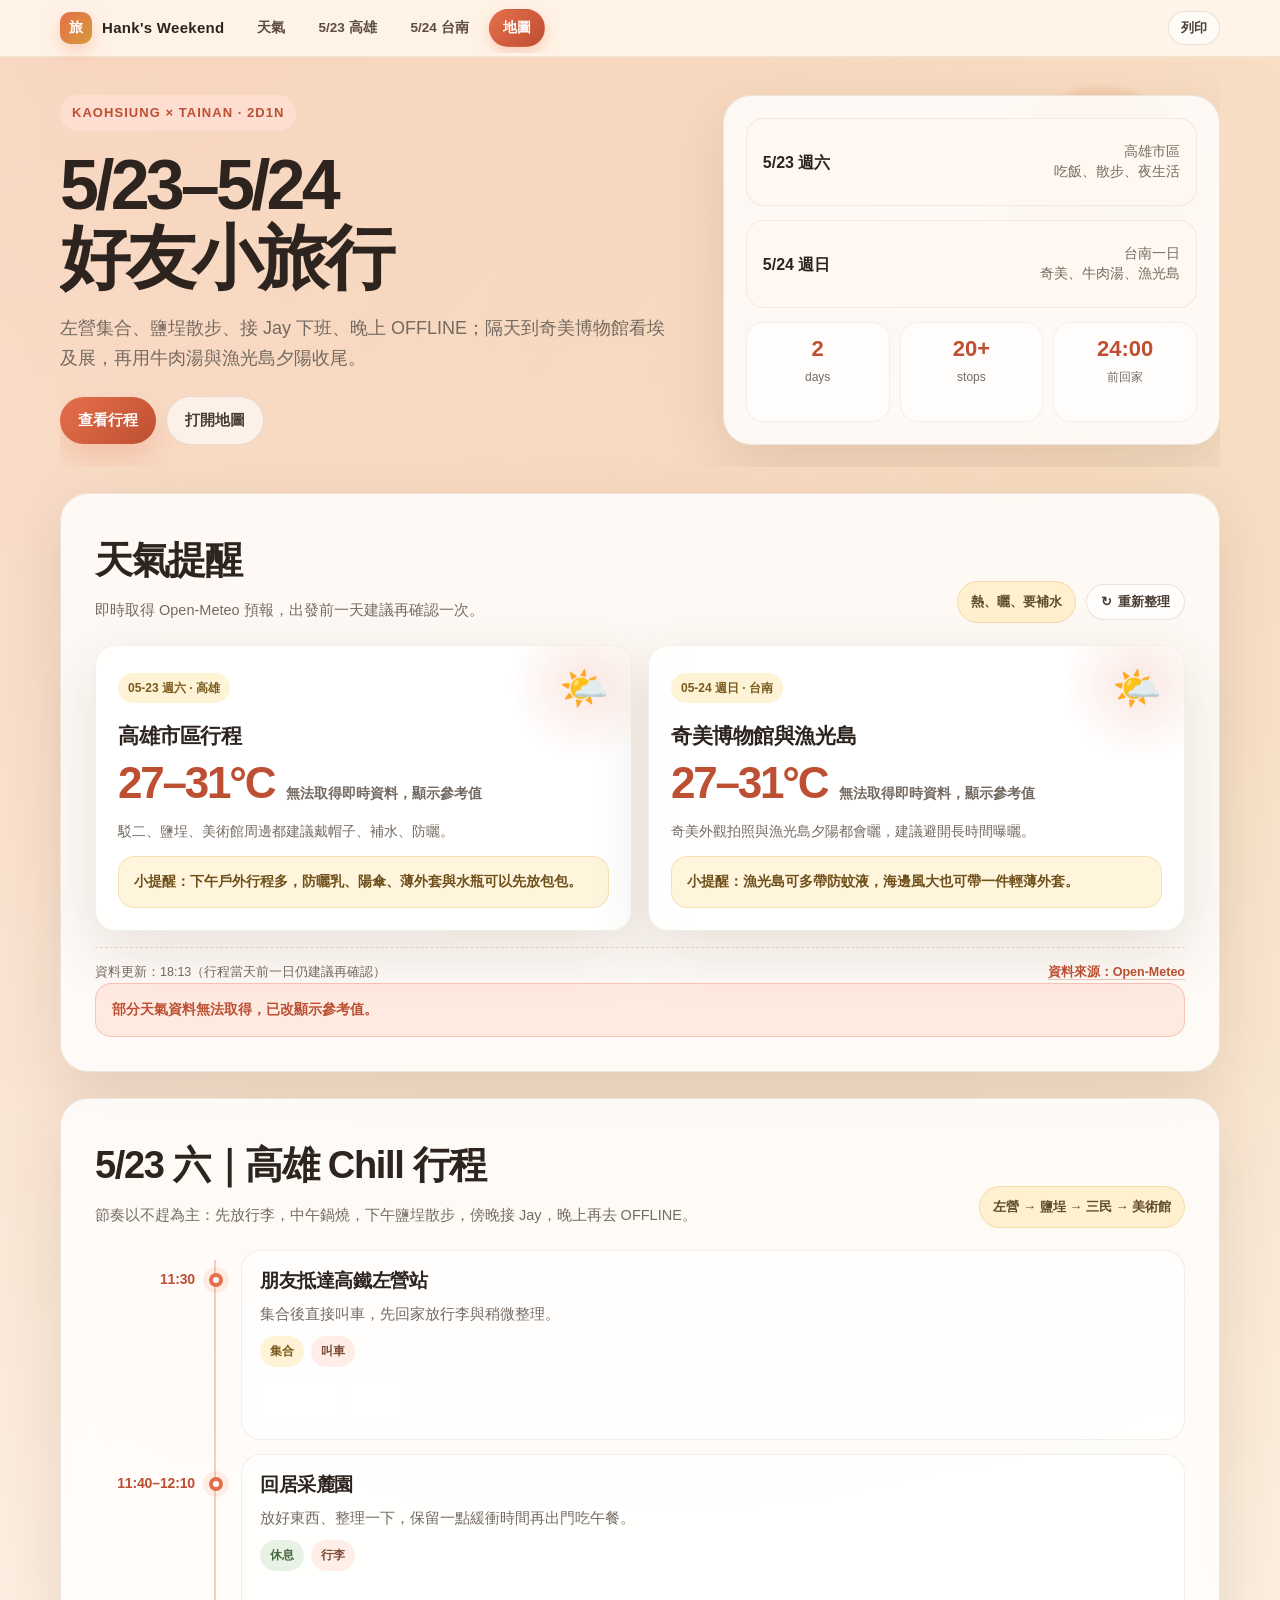
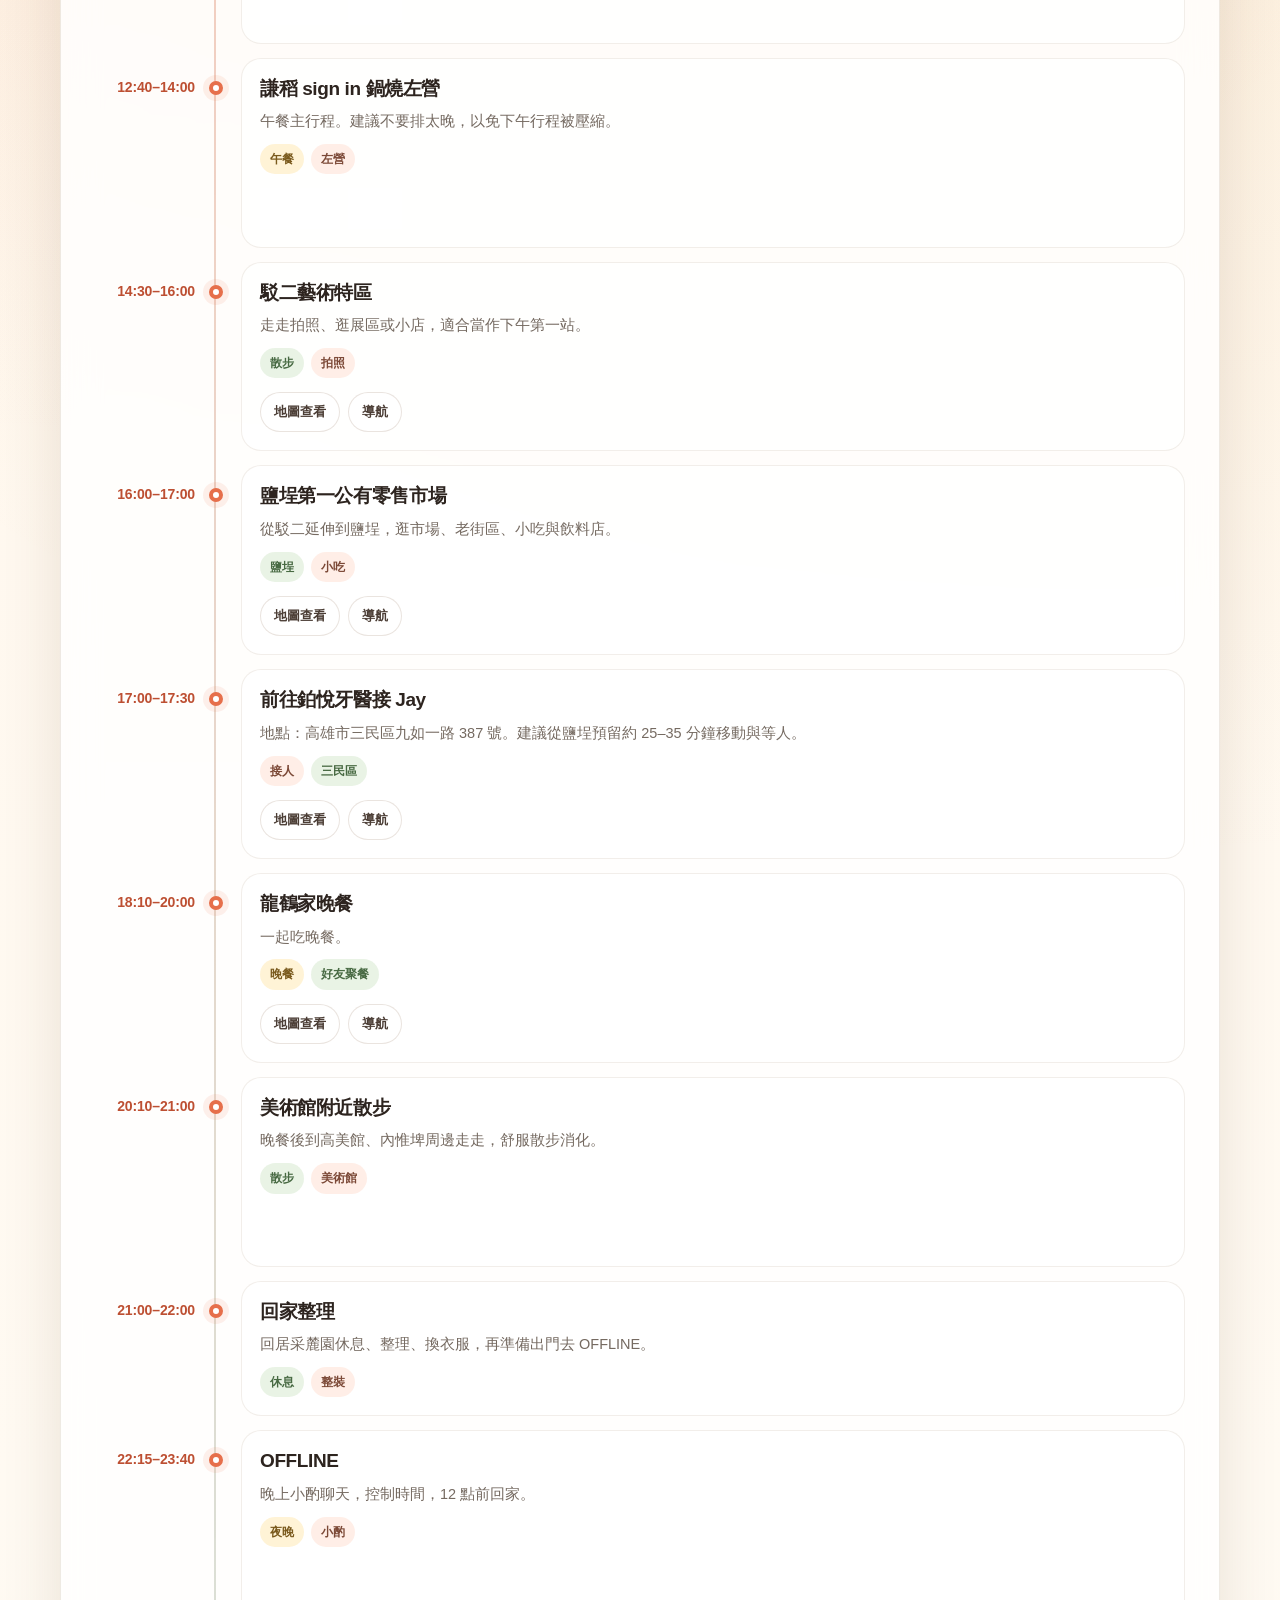
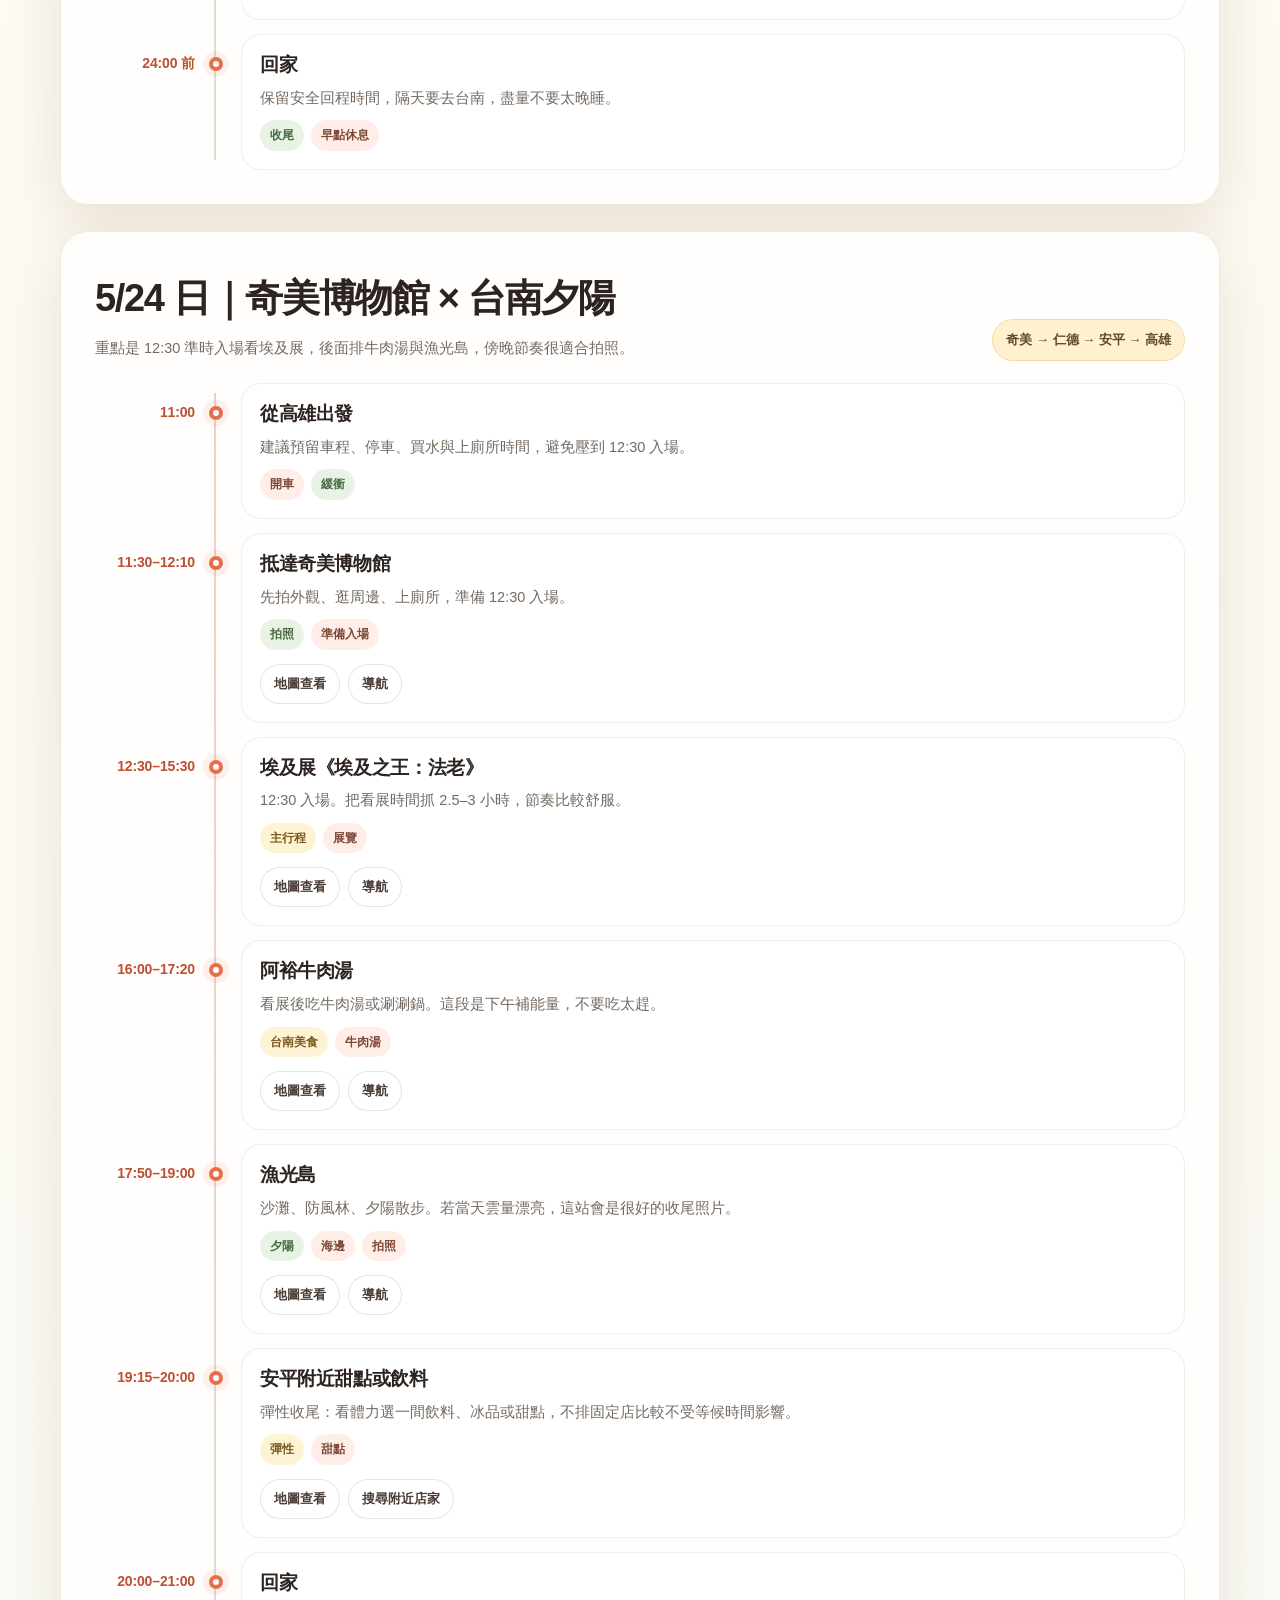
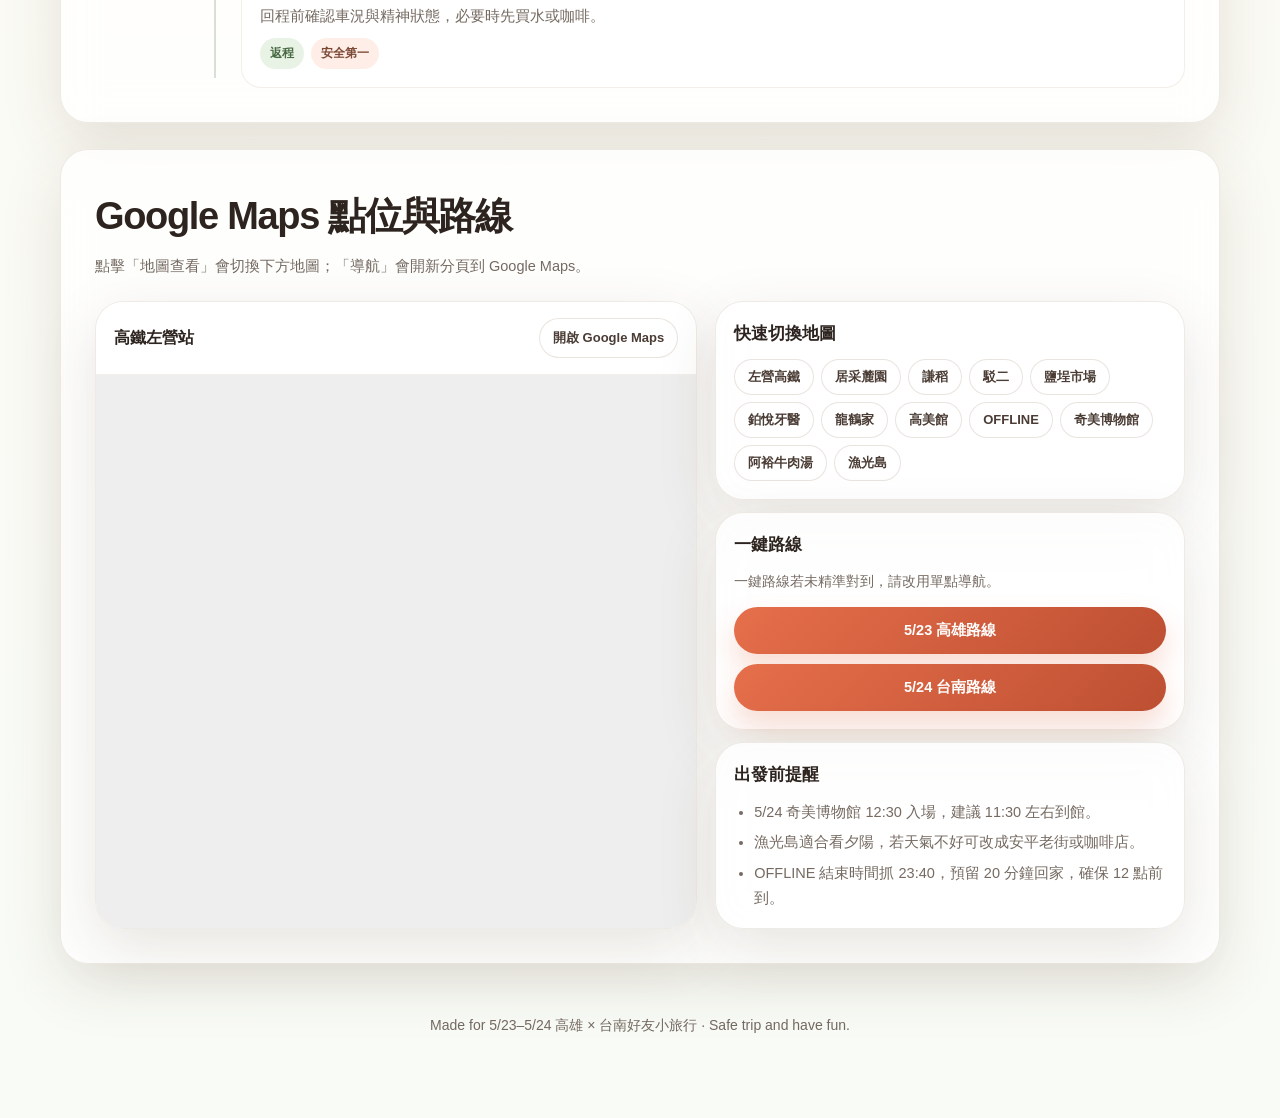
<file: plan.html>
<!DOCTYPE html>
<html lang="zh-Hant">
<head>
  <meta charset="UTF-8" />
  <meta name="viewport" content="width=device-width, initial-scale=1.0, viewport-fit=cover" />
  <meta name="theme-color" content="#FFF4E8" />
  <title>5/23–5/24 高雄 × 台南好友小旅行</title>
  <style>
    :root {
      --bg: #FFF8EF;
      --bg-soft: #FFFDF8;
      --card: rgba(255, 255, 255, 0.82);
      --ink: #2D241F;
      --muted: #756A61;
      --line: rgba(92, 68, 45, 0.16);
      --accent: #E66F4B;
      --accent-dark: #BD4F32;
      --accent-soft: #FFE0D4;
      --green: #5E7C58;
      --gold: #D59A39;
      --shadow: 0 20px 60px rgba(84, 57, 30, 0.13);
      --shadow-sm: 0 8px 24px rgba(84, 57, 30, 0.08);
      --radius-lg: 28px;
      --radius-md: 20px;
      --radius-sm: 14px;
      --max: 1160px;
      --nav-h: 56px;
    }

    *, *::before, *::after { box-sizing: border-box; -webkit-tap-highlight-color: transparent; }

    html { scroll-behavior: smooth; }

    body {
      margin: 0;
      color: var(--ink);
      font-family: -apple-system, BlinkMacSystemFont, "Segoe UI", "Noto Sans TC", "PingFang TC", "Microsoft JhengHei", sans-serif;
      line-height: 1.7;
      background:
        radial-gradient(circle at 10% 0%, rgba(230, 111, 75, 0.18), transparent 34%),
        radial-gradient(circle at 85% 8%, rgba(213, 154, 57, 0.18), transparent 36%),
        linear-gradient(180deg, #FFF4E8 0%, #FFFAF2 52%, #F8FBF6 100%);
      min-height: 100vh;
      -webkit-font-smoothing: antialiased;
    }

    a { color: inherit; text-decoration: none; }
    button { font-family: inherit; }

    .page {
      width: min(var(--max), calc(100% - 36px));
      margin: 0 auto;
    }

    /* ---------- Sticky Nav ---------- */
    .stickynav {
      position: sticky;
      top: 0;
      z-index: 50;
      background: rgba(255, 248, 239, 0.85);
      backdrop-filter: saturate(140%) blur(14px);
      -webkit-backdrop-filter: saturate(140%) blur(14px);
      border-bottom: 1px solid rgba(125, 91, 55, 0.1);
    }
    .stickynav-inner {
      display: flex;
      align-items: center;
      gap: 14px;
      height: var(--nav-h);
    }
    .brand {
      display: inline-flex;
      align-items: center;
      gap: 10px;
      font-weight: 800;
      letter-spacing: 0.02em;
      font-size: 15px;
      flex: 0 0 auto;
    }
    .brand-mark {
      width: 32px;
      height: 32px;
      display: grid;
      place-items: center;
      border-radius: 10px;
      color: white;
      background: linear-gradient(135deg, var(--accent), var(--gold));
      box-shadow: 0 8px 18px rgba(230, 111, 75, 0.26);
      font-size: 14px;
    }
    .nav {
      display: flex;
      gap: 6px;
      flex: 1 1 auto;
      overflow-x: auto;
      scrollbar-width: none;
      -ms-overflow-style: none;
      mask-image: linear-gradient(90deg, transparent, #000 16px, #000 calc(100% - 16px), transparent);
      padding: 6px 4px;
    }
    .nav::-webkit-scrollbar { display: none; }
    .nav a {
      flex: 0 0 auto;
      padding: 7px 13px;
      font-size: 13.5px;
      font-weight: 700;
      color: #5B4C42;
      border-radius: 999px;
      transition: 0.18s ease;
      border: 1px solid transparent;
    }
    .nav a:hover {
      background: rgba(255, 255, 255, 0.7);
      border-color: rgba(125, 91, 55, 0.14);
    }
    .nav a.active {
      background: linear-gradient(135deg, var(--accent), var(--accent-dark));
      color: white;
      box-shadow: 0 6px 14px rgba(230, 111, 75, 0.28);
    }
    .nav-print {
      flex: 0 0 auto;
      border: 1px solid rgba(125, 91, 55, 0.16);
      background: rgba(255, 255, 255, 0.7);
      border-radius: 999px;
      padding: 7px 12px;
      font-size: 13px;
      font-weight: 700;
      color: #4B3D35;
      cursor: pointer;
    }

    /* ---------- Hero ---------- */
    .hero {
      position: relative;
      padding: 38px 0 22px;
      overflow: hidden;
    }
    .hero::after {
      content: "";
      position: absolute;
      right: 2%;
      top: 30px;
      width: 190px;
      height: 190px;
      border-radius: 999px;
      background: linear-gradient(135deg, rgba(230, 111, 75, 0.16), rgba(213, 154, 57, 0.12));
      filter: blur(2px);
      z-index: -1;
    }

    .hero-grid {
      display: grid;
      grid-template-columns: minmax(0, 1.12fr) minmax(310px, 0.88fr);
      gap: 30px;
      align-items: stretch;
    }

    .eyebrow {
      display: inline-flex;
      align-items: center;
      gap: 8px;
      padding: 7px 12px;
      border-radius: 999px;
      color: var(--accent-dark);
      background: rgba(255, 224, 212, 0.82);
      font-weight: 800;
      font-size: 13px;
      letter-spacing: 0.08em;
      text-transform: uppercase;
      margin-bottom: 18px;
    }

    h1 {
      font-size: clamp(36px, 6vw, 70px);
      line-height: 1.04;
      margin: 0 0 18px;
      letter-spacing: -0.055em;
    }

    .hero-copy {
      color: var(--muted);
      max-width: 620px;
      font-size: clamp(15px, 2vw, 18px);
      margin: 0 0 22px;
    }

    .hero-actions {
      display: flex;
      flex-wrap: wrap;
      gap: 10px;
      align-items: center;
    }

    .primary-button,
    .ghost-button {
      border: 1px solid rgba(125, 91, 55, 0.16);
      background: rgba(255, 255, 255, 0.62);
      backdrop-filter: blur(12px);
      border-radius: 999px;
      padding: 11px 18px;
      font-size: 14.5px;
      font-weight: 700;
      color: #4B3D35;
      transition: 0.18s ease;
      cursor: pointer;
      display: inline-flex;
      align-items: center;
      justify-content: center;
      gap: 8px;
    }
    .ghost-button:hover {
      transform: translateY(-2px);
      border-color: rgba(230, 111, 75, 0.36);
      background: rgba(255, 255, 255, 0.9);
      box-shadow: var(--shadow-sm);
    }
    .primary-button {
      background: linear-gradient(135deg, var(--accent), var(--accent-dark));
      color: white;
      border: 0;
      box-shadow: 0 14px 28px rgba(230, 111, 75, 0.24);
    }
    .primary-button:hover {
      transform: translateY(-2px);
      box-shadow: 0 18px 34px rgba(230, 111, 75, 0.28);
    }

    .summary-card,
    .forecast-card,
    .note-card,
    .map-panel,
    .section-shell {
      border: 1px solid rgba(125, 91, 55, 0.13);
      background: var(--card);
      box-shadow: var(--shadow);
      backdrop-filter: blur(18px);
      border-radius: var(--radius-lg);
    }

    .summary-card {
      padding: 22px;
      display: grid;
      gap: 14px;
      min-height: 100%;
    }

    .date-pill {
      display: flex;
      justify-content: space-between;
      align-items: center;
      gap: 14px;
      padding: 14px 16px;
      border-radius: 18px;
      background: rgba(255, 248, 239, 0.76);
      border: 1px solid rgba(125, 91, 55, 0.1);
    }
    .date-pill strong { font-size: 16px; }
    .date-pill span {
      color: var(--muted);
      font-size: 13.5px;
      text-align: right;
      line-height: 1.5;
    }

    .mini-stats {
      display: grid;
      grid-template-columns: repeat(3, 1fr);
      gap: 10px;
    }
    .stat {
      padding: 14px 10px;
      border-radius: 18px;
      background: rgba(255, 255, 255, 0.68);
      text-align: center;
      border: 1px solid rgba(125, 91, 55, 0.09);
    }
    .stat strong {
      display: block;
      font-size: 22px;
      line-height: 1.1;
      color: var(--accent-dark);
    }
    .stat span { font-size: 12px; color: var(--muted); }

    /* ---------- Sections ---------- */
    section { margin: 26px 0; scroll-margin-top: calc(var(--nav-h) + 10px); }

    .section-shell { padding: clamp(20px, 4vw, 34px); }

    .section-title {
      display: flex;
      align-items: flex-end;
      justify-content: space-between;
      gap: 18px;
      margin-bottom: 22px;
    }
    .section-title h2 {
      margin: 0;
      font-size: clamp(24px, 4vw, 38px);
      letter-spacing: -0.035em;
    }
    .section-title p { margin: 6px 0 0; color: var(--muted); font-size: 14.5px; }

    .route-label {
      flex: 0 0 auto;
      display: inline-flex;
      align-items: center;
      gap: 8px;
      padding: 9px 13px;
      border-radius: 999px;
      color: #5F4A2A;
      background: #FFF1CF;
      font-weight: 800;
      font-size: 13px;
      border: 1px solid rgba(213, 154, 57, 0.26);
    }

    /* ---------- Weather ---------- */
    .weather-toolbar {
      display: flex;
      align-items: center;
      gap: 10px;
    }
    .refresh-btn {
      border: 1px solid rgba(125, 91, 55, 0.16);
      background: rgba(255, 255, 255, 0.78);
      border-radius: 999px;
      padding: 8px 14px;
      font-size: 13px;
      font-weight: 700;
      color: #4B3D35;
      cursor: pointer;
      display: inline-flex;
      align-items: center;
      gap: 6px;
      transition: 0.18s ease;
    }
    .refresh-btn:hover {
      background: rgba(255, 255, 255, 0.95);
      border-color: rgba(230, 111, 75, 0.32);
    }
    .refresh-btn[data-loading="true"] .refresh-icon {
      animation: spin 0.8s linear infinite;
    }
    @keyframes spin {
      to { transform: rotate(360deg); }
    }

    .forecast-grid {
      display: grid;
      grid-template-columns: repeat(2, minmax(0, 1fr));
      gap: 16px;
    }

    .forecast-card {
      position: relative;
      overflow: hidden;
      padding: 22px;
      border-radius: var(--radius-md);
      background: rgba(255, 255, 255, 0.78);
      border: 1px solid rgba(125, 91, 55, 0.1);
    }
    .forecast-card::after {
      content: "";
      position: absolute;
      right: -36px;
      top: -42px;
      width: 160px;
      height: 160px;
      border-radius: 999px;
      background: radial-gradient(circle, rgba(230, 111, 75, 0.16), transparent 68%);
      pointer-events: none;
    }

    .forecast-head {
      display: flex;
      align-items: center;
      justify-content: space-between;
      gap: 10px;
      position: relative;
      z-index: 1;
    }
    .forecast-icon {
      font-size: 40px;
      line-height: 1;
    }

    .forecast-card h3 {
      margin: 10px 0 8px;
      font-size: 21px;
      letter-spacing: -0.02em;
      position: relative;
      z-index: 1;
    }

    .forecast-main {
      display: flex;
      align-items: baseline;
      gap: 12px;
      flex-wrap: wrap;
      margin-bottom: 14px;
      position: relative;
      z-index: 1;
    }
    .forecast-main strong {
      font-size: clamp(30px, 5vw, 44px);
      line-height: 1;
      color: var(--accent-dark);
      letter-spacing: -0.05em;
      font-weight: 800;
    }
    .forecast-main .desc {
      color: var(--muted);
      font-size: 14px;
      font-weight: 600;
    }

    .metric-grid {
      display: grid;
      grid-template-columns: repeat(4, 1fr);
      gap: 8px;
      margin: 14px 0;
      position: relative;
      z-index: 1;
    }
    .metric {
      padding: 10px 6px;
      border-radius: 14px;
      background: rgba(255, 248, 239, 0.7);
      border: 1px solid rgba(125, 91, 55, 0.08);
      text-align: center;
      min-width: 0;
    }
    .metric span {
      display: block;
      font-size: 11px;
      color: var(--muted);
      font-weight: 700;
      letter-spacing: 0.02em;
    }
    .metric strong {
      display: block;
      font-size: 16px;
      color: var(--ink);
      font-weight: 800;
      letter-spacing: -0.01em;
      margin-top: 3px;
    }
    .metric.uv-low strong { color: #5E7C58; }
    .metric.uv-mid strong { color: #D59A39; }
    .metric.uv-high strong { color: #E66F4B; }
    .metric.uv-extreme strong { color: #BD4F32; }

    .forecast-note {
      color: var(--muted);
      font-size: 14px;
      margin: 0 0 12px;
      position: relative;
      z-index: 1;
    }

    .weather-alert {
      margin-top: 4px;
      padding: 13px 15px;
      border-radius: 16px;
      background: rgba(255, 241, 207, 0.72);
      border: 1px solid rgba(213, 154, 57, 0.22);
      color: #6F501B;
      font-weight: 700;
      font-size: 14px;
      position: relative;
      z-index: 1;
    }

    .weather-meta {
      margin-top: 16px;
      padding-top: 14px;
      border-top: 1px dashed rgba(125, 91, 55, 0.18);
      display: flex;
      justify-content: space-between;
      align-items: center;
      gap: 10px;
      font-size: 12.5px;
      color: var(--muted);
    }
    .source-link {
      color: var(--accent-dark);
      font-weight: 700;
      text-decoration: underline;
      text-decoration-color: rgba(189, 79, 50, 0.3);
      text-underline-offset: 3px;
    }

    /* ---------- Loading skeleton ---------- */
    .skeleton {
      background: linear-gradient(90deg,
        rgba(125, 91, 55, 0.08) 0%,
        rgba(125, 91, 55, 0.16) 50%,
        rgba(125, 91, 55, 0.08) 100%);
      background-size: 200% 100%;
      animation: shimmer 1.4s ease-in-out infinite;
      border-radius: 8px;
      color: transparent !important;
      pointer-events: none;
    }
    @keyframes shimmer {
      0% { background-position: 200% 0; }
      100% { background-position: -200% 0; }
    }

    .error-banner {
      grid-column: 1 / -1;
      padding: 14px 16px;
      border-radius: 16px;
      background: rgba(255, 224, 212, 0.6);
      border: 1px solid rgba(230, 111, 75, 0.3);
      color: var(--accent-dark);
      font-weight: 700;
      font-size: 14px;
      display: none;
    }
    .error-banner[data-show="true"] { display: block; }

    /* ---------- Timeline ---------- */
    .timeline {
      position: relative;
      display: grid;
      gap: 14px;
      margin: 0;
      padding: 0;
      list-style: none;
    }
    .timeline::before {
      content: "";
      position: absolute;
      left: 119px;
      top: 10px;
      bottom: 10px;
      width: 2px;
      background: linear-gradient(180deg, rgba(230, 111, 75, 0.34), rgba(94, 124, 88, 0.24));
    }

    .stop {
      position: relative;
      display: grid;
      grid-template-columns: 110px 1fr;
      gap: 36px;
      align-items: start;
    }

    .time {
      position: sticky;
      top: calc(var(--nav-h) + 10px);
      color: var(--accent-dark);
      font-weight: 900;
      font-size: 14px;
      letter-spacing: -0.01em;
      padding-top: 18px;
      padding-right: 10px;
      text-align: right;
      white-space: nowrap;
    }

    .stop-card {
      position: relative;
      padding: 18px;
      border-radius: var(--radius-md);
      background: rgba(255, 255, 255, 0.76);
      border: 1px solid rgba(125, 91, 55, 0.1);
      transition: 0.22s ease;
    }
    .stop-card::before {
      content: "";
      position: absolute;
      left: -33px;
      top: 22px;
      width: 14px;
      height: 14px;
      border-radius: 999px;
      background: white;
      border: 4px solid var(--accent);
      box-shadow: 0 0 0 6px rgba(230, 111, 75, 0.1);
    }
    .stop-card:hover {
      transform: translateY(-2px);
      box-shadow: 0 18px 32px rgba(84, 57, 30, 0.1);
      border-color: rgba(230, 111, 75, 0.25);
    }

    .stop-head {
      display: flex;
      align-items: flex-start;
      justify-content: space-between;
      gap: 16px;
      margin-bottom: 8px;
    }
    .stop h3 {
      margin: 0;
      font-size: 19px;
      line-height: 1.3;
      letter-spacing: -0.02em;
    }

    .tag-row {
      display: flex;
      flex-wrap: wrap;
      gap: 7px;
      margin-top: 10px;
    }
    .tag {
      display: inline-flex;
      align-items: center;
      gap: 5px;
      border-radius: 999px;
      padding: 5px 10px;
      background: rgba(255, 224, 212, 0.55);
      color: #7C4937;
      font-size: 12px;
      font-weight: 800;
    }
    .tag.green { background: rgba(226, 239, 220, 0.75); color: #486A43; }
    .tag.gold { background: rgba(255, 241, 207, 0.85); color: #7A5A1D; }

    .stop p { margin: 0; color: var(--muted); font-size: 14.5px; }

    .stop-actions {
      display: flex;
      gap: 8px;
      flex-wrap: wrap;
      margin-top: 14px;
    }

    .map-button {
      border: 1px solid rgba(125, 91, 55, 0.16);
      background: rgba(255, 255, 255, 0.82);
      backdrop-filter: blur(8px);
      border-radius: 999px;
      padding: 8px 13px;
      font-size: 13px;
      font-weight: 700;
      color: #4B3D35;
      transition: 0.18s ease;
      cursor: pointer;
      display: inline-flex;
      align-items: center;
      gap: 6px;
    }
    .map-button:hover {
      transform: translateY(-2px);
      border-color: rgba(230, 111, 75, 0.36);
      background: rgba(255, 255, 255, 0.95);
      box-shadow: var(--shadow-sm);
    }
    .map-button.active {
      background: linear-gradient(135deg, var(--accent), var(--accent-dark));
      color: white;
      border-color: transparent;
      box-shadow: 0 6px 14px rgba(230, 111, 75, 0.28);
    }

    /* ---------- Map ---------- */
    .map-grid {
      display: grid;
      grid-template-columns: 1fr 0.78fr;
      gap: 18px;
      align-items: stretch;
    }

    .map-panel {
      overflow: hidden;
      min-height: 460px;
      display: grid;
      grid-template-rows: auto 1fr;
    }
    .map-top {
      display: flex;
      align-items: center;
      justify-content: space-between;
      gap: 12px;
      padding: 16px 18px;
      border-bottom: 1px solid rgba(125, 91, 55, 0.1);
      background: rgba(255, 255, 255, 0.48);
    }
    .map-top strong { font-size: 16px; }

    iframe {
      width: 100%;
      height: 100%;
      min-height: 380px;
      border: 0;
      display: block;
      background: #eee;
    }

    .map-list { display: grid; gap: 12px; }
    .note-card { padding: 18px; }
    .note-card h3 { margin: 0 0 10px; font-size: 17px; }
    .note-card ul {
      padding-left: 20px;
      margin: 8px 0 0;
      color: var(--muted);
      font-size: 14.5px;
    }
    .note-card li + li { margin-top: 6px; }

    .route-buttons {
      display: grid;
      gap: 10px;
      margin-top: 14px;
    }

    /* ---------- Footer & back-to-top ---------- */
    .footer {
      text-align: center;
      color: var(--muted);
      padding: 24px 0 80px;
      font-size: 14px;
    }

    .to-top {
      position: fixed;
      right: 18px;
      bottom: 20px;
      width: 46px;
      height: 46px;
      border-radius: 999px;
      border: 0;
      background: linear-gradient(135deg, var(--accent), var(--accent-dark));
      color: white;
      font-size: 20px;
      box-shadow: 0 12px 28px rgba(230, 111, 75, 0.36);
      cursor: pointer;
      z-index: 60;
      display: grid;
      place-items: center;
      opacity: 0;
      transform: translateY(20px) scale(0.85);
      pointer-events: none;
      transition: 0.25s ease;
    }
    .to-top[data-show="true"] {
      opacity: 1;
      transform: translateY(0) scale(1);
      pointer-events: auto;
    }

    /* ---------- Tablet ---------- */
    @media (max-width: 920px) {
      .hero-grid,
      .map-grid {
        grid-template-columns: 1fr;
      }
      .forecast-grid {
        grid-template-columns: 1fr;
      }
      .map-panel { min-height: 380px; }
      iframe { min-height: 320px; }
    }

    /* ---------- Phone ---------- */
    @media (max-width: 640px) {
      :root { --nav-h: 52px; }

      .page { width: min(100% - 22px, var(--max)); }

      .brand span:last-child { display: none; }
      .nav a { padding: 7px 11px; font-size: 13px; }

      .hero { padding-top: 22px; }

      .hero-actions {
        width: 100%;
      }
      .hero-actions .primary-button,
      .hero-actions .ghost-button {
        flex: 1 1 calc(50% - 5px);
      }

      .mini-stats { grid-template-columns: repeat(3, 1fr); gap: 8px; }
      .stat { padding: 12px 6px; }
      .stat strong { font-size: 18px; }
      .stat span { font-size: 11px; }

      .section-title {
        align-items: flex-start;
        flex-direction: column;
        gap: 12px;
      }
      .weather-toolbar { width: 100%; justify-content: space-between; }

      .forecast-card { padding: 18px; }
      .forecast-icon { font-size: 34px; }
      .metric-grid { grid-template-columns: repeat(4, 1fr); gap: 6px; }
      .metric { padding: 8px 4px; }
      .metric span { font-size: 10.5px; }
      .metric strong { font-size: 14px; }

      .timeline::before {
        left: 13px;
      }
      .stop {
        grid-template-columns: 1fr;
        gap: 2px;
        padding-left: 38px;
      }
      .time {
        position: static;
        text-align: left;
        padding-top: 0;
        font-size: 13px;
      }
      .stop-card::before {
        left: -31px;
        top: 22px;
      }
      .stop-head { flex-direction: column; }
      .stop h3 { font-size: 17.5px; }

      .map-button {
        padding: 9px 14px;
        font-size: 13.5px;
      }

      .map-top { padding: 14px 16px; }
      .map-top strong { font-size: 15px; }

      .route-buttons .primary-button {
        font-size: 14px;
      }

      .to-top {
        right: 14px;
        bottom: 14px;
        width: 42px;
        height: 42px;
      }
    }

    @media (max-width: 380px) {
      .metric-grid { grid-template-columns: repeat(2, 1fr); }
    }

    @media (prefers-reduced-motion: reduce) {
      *, *::before, *::after {
        animation-duration: 0.01ms !important;
        transition-duration: 0.01ms !important;
      }
      html { scroll-behavior: auto; }
    }

    @media print {
      .stickynav, .nav, .hero-actions, .map-panel, .map-button,
      .refresh-btn, .to-top { display: none !important; }
      body { background: white; }
      .forecast-card, .note-card, .section-shell, .summary-card {
        box-shadow: none;
        background: white;
        border: 1px solid #ddd;
      }
      .stop-card { break-inside: avoid; }
      section { margin: 14px 0; }
    }
  </style>
</head>
<body id="top">
  <div class="stickynav">
    <div class="page stickynav-inner">
      <a class="brand" href="#top" aria-label="回到頁首">
        <span class="brand-mark">旅</span>
        <span>Hank's Weekend</span>
      </a>
      <nav class="nav" aria-label="頁面導覽">
        <a href="#weather">天氣</a>
        <a href="#day1">5/23 高雄</a>
        <a href="#day2">5/24 台南</a>
        <a href="#maps">地圖</a>
      </nav>
      <button class="nav-print" onclick="window.print()" aria-label="列印">列印</button>
    </div>
  </div>

  <header class="hero page">
    <div class="hero-grid">
      <div>
        <div class="eyebrow">Kaohsiung × Tainan · 2D1N</div>
        <h1>5/23–5/24<br />好友小旅行</h1>
        <p class="hero-copy">
          左營集合、鹽埕散步、接 Jay 下班、晚上 OFFLINE；隔天到奇美博物館看埃及展，再用牛肉湯與漁光島夕陽收尾。
        </p>
        <div class="hero-actions">
          <a class="primary-button" href="#day1">查看行程</a>
          <a class="ghost-button" href="#maps">打開地圖</a>
        </div>
      </div>

      <aside class="summary-card" aria-label="行程摘要">
        <div class="date-pill">
          <strong>5/23 週六</strong>
          <span>高雄市區<br />吃飯、散步、夜生活</span>
        </div>
        <div class="date-pill">
          <strong>5/24 週日</strong>
          <span>台南一日<br />奇美、牛肉湯、漁光島</span>
        </div>
        <div class="mini-stats">
          <div class="stat"><strong>2</strong><span>days</span></div>
          <div class="stat"><strong>20+</strong><span>stops</span></div>
          <div class="stat"><strong>24:00</strong><span>前回家</span></div>
        </div>
      </aside>
    </div>
  </header>

  <main class="page">
    <section class="section-shell" id="weather">
      <div class="section-title">
        <div>
          <h2>天氣提醒</h2>
          <p id="weatherSubtitle">即時取得 Open-Meteo 預報，出發前一天建議再確認一次。</p>
        </div>
        <div class="weather-toolbar">
          <span class="route-label">熱、曬、要補水</span>
          <button id="refreshWeather" class="refresh-btn" type="button" aria-label="重新整理天氣">
            <span class="refresh-icon" aria-hidden="true">↻</span>
            <span>重新整理</span>
          </button>
        </div>
      </div>

      <div class="forecast-grid" id="forecastGrid"></div>
      <div class="error-banner" id="weatherError"></div>
    </section>

    <section class="section-shell" id="day1">
      <div class="section-title">
        <div>
          <h2>5/23 六｜高雄 Chill 行程</h2>
          <p>節奏以不趕為主：先放行李，中午鍋燒，下午鹽埕散步，傍晚接 Jay，晚上再去 OFFLINE。</p>
        </div>
        <span class="route-label">左營 → 鹽埕 → 三民 → 美術館</span>
      </div>

      <ol class="timeline">
        <li class="stop">
          <div class="time">11:30</div>
          <article class="stop-card">
            <div class="stop-head">
              <h3>朋友抵達高鐵左營站</h3>
            </div>
            <p>集合後直接叫車，先回家放行李與稍微整理。</p>
            <div class="tag-row"><span class="tag gold">集合</span><span class="tag">叫車</span></div>
            <div class="stop-actions">
              <button class="map-button js-map" data-query="高鐵左營站">地圖查看</button>
              <a class="map-button" target="_blank" rel="noopener" href="https://www.google.com/maps/search/?api=1&query=高鐵左營站">導航</a>
            </div>
          </article>
        </li>

        <li class="stop">
          <div class="time">11:40–12:10</div>
          <article class="stop-card">
            <div class="stop-head"><h3>回居采麓園</h3></div>
            <p>放好東西、整理一下，保留一點緩衝時間再出門吃午餐。</p>
            <div class="tag-row"><span class="tag green">休息</span><span class="tag">行李</span></div>
            <div class="stop-actions">
              <button class="map-button js-map" data-query="居采麓園 高雄">地圖查看</button>
              <a class="map-button" target="_blank" rel="noopener" href="https://www.google.com/maps/search/?api=1&query=居采麓園 高雄">導航</a>
            </div>
          </article>
        </li>

        <li class="stop">
          <div class="time">12:40–14:00</div>
          <article class="stop-card">
            <div class="stop-head"><h3>謙稻 sign in 鍋燒左營</h3></div>
            <p>午餐主行程。建議不要排太晚，以免下午行程被壓縮。</p>
            <div class="tag-row"><span class="tag gold">午餐</span><span class="tag">左營</span></div>
            <div class="stop-actions">
              <button class="map-button js-map" data-query="謙稻 sign in 鍋燒 左營">地圖查看</button>
              <a class="map-button" target="_blank" rel="noopener" href="https://www.google.com/maps/search/?api=1&query=謙稻 sign in 鍋燒 左營">導航</a>
            </div>
          </article>
        </li>

        <li class="stop">
          <div class="time">14:30–16:00</div>
          <article class="stop-card">
            <div class="stop-head"><h3>駁二藝術特區</h3></div>
            <p>走走拍照、逛展區或小店，適合當作下午第一站。</p>
            <div class="tag-row"><span class="tag green">散步</span><span class="tag">拍照</span></div>
            <div class="stop-actions">
              <button class="map-button js-map" data-query="駁二藝術特區">地圖查看</button>
              <a class="map-button" target="_blank" rel="noopener" href="https://www.google.com/maps/search/?api=1&query=駁二藝術特區">導航</a>
            </div>
          </article>
        </li>

        <li class="stop">
          <div class="time">16:00–17:00</div>
          <article class="stop-card">
            <div class="stop-head"><h3>鹽埕第一公有零售市場</h3></div>
            <p>從駁二延伸到鹽埕，逛市場、老街區、小吃與飲料店。</p>
            <div class="tag-row"><span class="tag green">鹽埕</span><span class="tag">小吃</span></div>
            <div class="stop-actions">
              <button class="map-button js-map" data-query="鹽埕第一公有零售市場">地圖查看</button>
              <a class="map-button" target="_blank" rel="noopener" href="https://www.google.com/maps/search/?api=1&query=鹽埕第一公有零售市場">導航</a>
            </div>
          </article>
        </li>

        <li class="stop">
          <div class="time">17:00–17:30</div>
          <article class="stop-card">
            <div class="stop-head"><h3>前往鉑悅牙醫接 Jay</h3></div>
            <p>地點：高雄市三民區九如一路 387 號。建議從鹽埕預留約 25–35 分鐘移動與等人。</p>
            <div class="tag-row"><span class="tag">接人</span><span class="tag green">三民區</span></div>
            <div class="stop-actions">
              <button class="map-button js-map" data-query="鉑悅牙醫診所 高雄市三民區九如一路387號">地圖查看</button>
              <a class="map-button" target="_blank" rel="noopener" href="https://www.google.com/maps/search/?api=1&query=鉑悅牙醫診所 高雄市三民區九如一路387號">導航</a>
            </div>
          </article>
        </li>

        <li class="stop">
          <div class="time">18:10–20:00</div>
          <article class="stop-card">
            <div class="stop-head"><h3>龍鶴家晚餐</h3></div>
            <p>一起吃晚餐。</p>
            <div class="tag-row"><span class="tag gold">晚餐</span><span class="tag green">好友聚餐</span></div>
            <div class="stop-actions">
              <button class="map-button js-map" data-query="龍鶴家" data-open-url="https://maps.app.goo.gl/e6um6XzkPCX4LtTGA">地圖查看</button>
              <a class="map-button" target="_blank" rel="noopener" href="https://maps.app.goo.gl/e6um6XzkPCX4LtTGA">導航</a>
            </div>
          </article>
        </li>

        <li class="stop">
          <div class="time">20:10–21:00</div>
          <article class="stop-card">
            <div class="stop-head"><h3>美術館附近散步</h3></div>
            <p>晚餐後到高美館、內惟埤周邊走走，舒服散步消化。</p>
            <div class="tag-row"><span class="tag green">散步</span><span class="tag">美術館</span></div>
            <div class="stop-actions">
              <button class="map-button js-map" data-query="高雄市立美術館">地圖查看</button>
              <a class="map-button" target="_blank" rel="noopener" href="https://www.google.com/maps/search/?api=1&query=高雄市立美術館">導航</a>
            </div>
          </article>
        </li>

        <li class="stop">
          <div class="time">21:00–22:00</div>
          <article class="stop-card">
            <div class="stop-head"><h3>回家整理</h3></div>
            <p>回居采麓園休息、整理、換衣服，再準備出門去 OFFLINE。</p>
            <div class="tag-row"><span class="tag green">休息</span><span class="tag">整裝</span></div>
          </article>
        </li>

        <li class="stop">
          <div class="time">22:15–23:40</div>
          <article class="stop-card">
            <div class="stop-head"><h3>OFFLINE</h3></div>
            <p>晚上小酌聊天，控制時間，12 點前回家。</p>
            <div class="tag-row"><span class="tag gold">夜晚</span><span class="tag">小酌</span></div>
            <div class="stop-actions">
              <button class="map-button js-map" data-query="OFFLINE 高雄">地圖查看</button>
              <a class="map-button" target="_blank" rel="noopener" href="https://www.google.com/maps/search/?api=1&query=OFFLINE 高雄">導航</a>
            </div>
          </article>
        </li>

        <li class="stop">
          <div class="time">24:00 前</div>
          <article class="stop-card">
            <div class="stop-head"><h3>回家</h3></div>
            <p>保留安全回程時間，隔天要去台南，盡量不要太晚睡。</p>
            <div class="tag-row"><span class="tag green">收尾</span><span class="tag">早點休息</span></div>
          </article>
        </li>
      </ol>
    </section>

    <section class="section-shell" id="day2">
      <div class="section-title">
        <div>
          <h2>5/24 日｜奇美博物館 × 台南夕陽</h2>
          <p>重點是 12:30 準時入場看埃及展，後面排牛肉湯與漁光島，傍晚節奏很適合拍照。</p>
        </div>
        <span class="route-label">奇美 → 仁德 → 安平 → 高雄</span>
      </div>

      <ol class="timeline">
        <li class="stop">
          <div class="time">11:00</div>
          <article class="stop-card">
            <div class="stop-head"><h3>從高雄出發</h3></div>
            <p>建議預留車程、停車、買水與上廁所時間，避免壓到 12:30 入場。</p>
            <div class="tag-row"><span class="tag">開車</span><span class="tag green">緩衝</span></div>
          </article>
        </li>

        <li class="stop">
          <div class="time">11:30–12:10</div>
          <article class="stop-card">
            <div class="stop-head"><h3>抵達奇美博物館</h3></div>
            <p>先拍外觀、逛周邊、上廁所，準備 12:30 入場。</p>
            <div class="tag-row"><span class="tag green">拍照</span><span class="tag">準備入場</span></div>
            <div class="stop-actions">
              <button class="map-button js-map" data-query="奇美博物館">地圖查看</button>
              <a class="map-button" target="_blank" rel="noopener" href="https://www.google.com/maps/search/?api=1&query=奇美博物館">導航</a>
            </div>
          </article>
        </li>

        <li class="stop">
          <div class="time">12:30–15:30</div>
          <article class="stop-card">
            <div class="stop-head"><h3>埃及展《埃及之王：法老》</h3></div>
            <p>12:30 入場。把看展時間抓 2.5–3 小時，節奏比較舒服。</p>
            <div class="tag-row"><span class="tag gold">主行程</span><span class="tag">展覽</span></div>
            <div class="stop-actions">
              <button class="map-button js-map" data-query="奇美博物館">地圖查看</button>
              <a class="map-button" target="_blank" rel="noopener" href="https://www.google.com/maps/search/?api=1&query=奇美博物館">導航</a>
            </div>
          </article>
        </li>

        <li class="stop">
          <div class="time">16:00–17:20</div>
          <article class="stop-card">
            <div class="stop-head"><h3>阿裕牛肉湯</h3></div>
            <p>看展後吃牛肉湯或涮涮鍋。這段是下午補能量，不要吃太趕。</p>
            <div class="tag-row"><span class="tag gold">台南美食</span><span class="tag">牛肉湯</span></div>
            <div class="stop-actions">
              <button class="map-button js-map" data-query="阿裕牛肉湯 仁德">地圖查看</button>
              <a class="map-button" target="_blank" rel="noopener" href="https://www.google.com/maps/search/?api=1&query=阿裕牛肉湯 仁德">導航</a>
            </div>
          </article>
        </li>

        <li class="stop">
          <div class="time">17:50–19:00</div>
          <article class="stop-card">
            <div class="stop-head"><h3>漁光島</h3></div>
            <p>沙灘、防風林、夕陽散步。若當天雲量漂亮，這站會是很好的收尾照片。</p>
            <div class="tag-row"><span class="tag green">夕陽</span><span class="tag">海邊</span><span class="tag">拍照</span></div>
            <div class="stop-actions">
              <button class="map-button js-map" data-query="漁光島">地圖查看</button>
              <a class="map-button" target="_blank" rel="noopener" href="https://www.google.com/maps/search/?api=1&query=漁光島">導航</a>
            </div>
          </article>
        </li>

        <li class="stop">
          <div class="time">19:15–20:00</div>
          <article class="stop-card">
            <div class="stop-head"><h3>安平附近甜點或飲料</h3></div>
            <p>彈性收尾：看體力選一間飲料、冰品或甜點，不排固定店比較不受等候時間影響。</p>
            <div class="tag-row"><span class="tag gold">彈性</span><span class="tag">甜點</span></div>
            <div class="stop-actions">
              <button class="map-button js-map" data-query="安平 甜點 飲料">地圖查看</button>
              <a class="map-button" target="_blank" rel="noopener" href="https://www.google.com/maps/search/?api=1&query=安平 甜點 飲料">搜尋附近店家</a>
            </div>
          </article>
        </li>

        <li class="stop">
          <div class="time">20:00–21:00</div>
          <article class="stop-card">
            <div class="stop-head"><h3>回家</h3></div>
            <p>回程前確認車況與精神狀態，必要時先買水或咖啡。</p>
            <div class="tag-row"><span class="tag green">返程</span><span class="tag">安全第一</span></div>
          </article>
        </li>
      </ol>
    </section>

    <section class="section-shell" id="maps">
      <div class="section-title">
        <div>
          <h2>Google Maps 點位與路線</h2>
          <p>點擊「地圖查看」會切換下方地圖；「導航」會開新分頁到 Google Maps。</p>
        </div>
      </div>

      <div class="map-grid">
        <div class="map-panel" aria-label="Google Maps 嵌入地圖">
          <div class="map-top">
            <strong id="mapTitle">高鐵左營站</strong>
            <a id="mapOpen" class="map-button" target="_blank" rel="noopener" href="https://www.google.com/maps/search/?api=1&query=高鐵左營站">開啟 Google Maps</a>
          </div>
          <iframe
            id="mapFrame"
            title="Google Maps"
            loading="lazy"
            allowfullscreen
            referrerpolicy="no-referrer-when-downgrade"
            src="https://www.google.com/maps?q=高鐵左營站&output=embed">
          </iframe>
        </div>

        <aside class="map-list">
          <div class="note-card">
            <h3>快速切換地圖</h3>
            <div class="tag-row" style="margin-top: 0;">
              <button class="map-button js-map" data-query="高鐵左營站">左營高鐵</button>
              <button class="map-button js-map" data-query="居采麓園 高雄">居采麓園</button>
              <button class="map-button js-map" data-query="謙稻 sign in 鍋燒 左營">謙稻</button>
              <button class="map-button js-map" data-query="駁二藝術特區">駁二</button>
              <button class="map-button js-map" data-query="鹽埕第一公有零售市場">鹽埕市場</button>
              <button class="map-button js-map" data-query="鉑悅牙醫診所 高雄市三民區九如一路387號">鉑悅牙醫</button>
              <button class="map-button js-map" data-query="龍鶴家" data-open-url="https://maps.app.goo.gl/e6um6XzkPCX4LtTGA">龍鶴家</button>
              <button class="map-button js-map" data-query="高雄市立美術館">高美館</button>
              <button class="map-button js-map" data-query="OFFLINE 高雄">OFFLINE</button>
              <button class="map-button js-map" data-query="奇美博物館">奇美博物館</button>
              <button class="map-button js-map" data-query="阿裕牛肉湯 仁德">阿裕牛肉湯</button>
              <button class="map-button js-map" data-query="漁光島">漁光島</button>
            </div>
          </div>

          <div class="note-card">
            <h3>一鍵路線</h3>
            <p style="margin: 0; color: var(--muted); font-size: 14px;">一鍵路線若未精準對到，請改用單點導航。</p>
            <div class="route-buttons">
              <a class="primary-button" target="_blank" rel="noopener" href="https://www.google.com/maps/dir/?api=1&origin=高鐵左營站&destination=OFFLINE 高雄&waypoints=居采麓園 高雄|謙稻 sign in 鍋燒 左營|駁二藝術特區|鹽埕第一公有零售市場|鉑悅牙醫診所 高雄市三民區九如一路387號|龍鶴家|高雄市立美術館">5/23 高雄路線</a>
              <a class="primary-button" target="_blank" rel="noopener" href="https://www.google.com/maps/dir/?api=1&origin=居采麓園 高雄&destination=高雄&waypoints=奇美博物館|阿裕牛肉湯 仁德|漁光島">5/24 台南路線</a>
            </div>
          </div>

          <div class="note-card">
            <h3>出發前提醒</h3>
            <ul>
              <li>5/24 奇美博物館 12:30 入場，建議 11:30 左右到館。</li>
              <li>漁光島適合看夕陽，若天氣不好可改成安平老街或咖啡店。</li>
              <li>OFFLINE 結束時間抓 23:40，預留 20 分鐘回家，確保 12 點前到。</li>
            </ul>
          </div>
        </aside>
      </div>
    </section>
  </main>

  <footer class="footer page">
    Made for 5/23–5/24 高雄 × 台南好友小旅行 · Safe trip and have fun.
  </footer>

  <button class="to-top" id="toTop" aria-label="回到頂端" type="button">↑</button>

  <script>
    /* ---------- Google Maps switcher ---------- */
    const mapFrame = document.querySelector('#mapFrame');
    const mapTitle = document.querySelector('#mapTitle');
    const mapOpen = document.querySelector('#mapOpen');
    const mapsSection = document.querySelector('#maps');

    function setMap(query, openUrl, originBtn) {
      const encoded = encodeURIComponent(query);
      mapFrame.src = `https://www.google.com/maps?q=${encoded}&output=embed`;
      mapTitle.textContent = query;
      mapOpen.href = openUrl || `https://www.google.com/maps/search/?api=1&query=${encoded}`;
      document.querySelectorAll('.js-map.active').forEach((b) => b.classList.remove('active'));
      if (originBtn) originBtn.classList.add('active');
      mapsSection.scrollIntoView({ behavior: 'smooth', block: 'start' });
    }

    document.querySelectorAll('.js-map').forEach((button) => {
      button.addEventListener('click', () => {
        setMap(button.dataset.query, button.dataset.openUrl, button);
      });
    });

    /* ---------- Weather (Open-Meteo) ---------- */
    const FORECAST_CONFIG = [
      {
        date: '2026-05-23',
        weekday: '週六',
        city: '高雄',
        title: '高雄市區行程',
        lat: 22.6273,
        lon: 120.3014,
        note: '駁二、鹽埕、美術館周邊都建議戴帽子、補水、防曬。',
        alert: '小提醒：下午戶外行程多，防曬乳、陽傘、薄外套與水瓶可以先放包包。'
      },
      {
        date: '2026-05-24',
        weekday: '週日',
        city: '台南',
        title: '奇美博物館與漁光島',
        lat: 22.9355,
        lon: 120.2275,
        note: '奇美外觀拍照與漁光島夕陽都會曬，建議避開長時間曝曬。',
        alert: '小提醒：漁光島可多帶防蚊液，海邊風大也可帶一件輕薄外套。'
      }
    ];

    const WEATHER_ICONS = {
      0: { icon: '☀️', label: '晴朗' },
      1: { icon: '🌤️', label: '大致晴朗' },
      2: { icon: '⛅', label: '局部多雲' },
      3: { icon: '☁️', label: '陰天' },
      45: { icon: '🌫️', label: '霧' },
      48: { icon: '🌫️', label: '凍霧' },
      51: { icon: '🌦️', label: '毛毛雨' },
      53: { icon: '🌦️', label: '毛毛雨' },
      55: { icon: '🌧️', label: '強毛毛雨' },
      61: { icon: '🌧️', label: '小雨' },
      63: { icon: '🌧️', label: '中雨' },
      65: { icon: '⛈️', label: '大雨' },
      66: { icon: '🌧️', label: '凍雨' },
      67: { icon: '🌧️', label: '凍雨' },
      71: { icon: '🌨️', label: '小雪' },
      73: { icon: '🌨️', label: '中雪' },
      75: { icon: '❄️', label: '大雪' },
      80: { icon: '🌦️', label: '陣雨' },
      81: { icon: '🌧️', label: '陣雨' },
      82: { icon: '⛈️', label: '強陣雨' },
      95: { icon: '⛈️', label: '雷雨' },
      96: { icon: '⛈️', label: '雷雨夾冰雹' },
      99: { icon: '⛈️', label: '強雷雨' }
    };

    function uvLevel(uv) {
      if (uv < 3) return { cls: 'uv-low', label: '低量' };
      if (uv < 6) return { cls: 'uv-mid', label: '中量' };
      if (uv < 8) return { cls: 'uv-high', label: '高量' };
      if (uv < 11) return { cls: 'uv-extreme', label: '過量' };
      return { cls: 'uv-extreme', label: '危險' };
    }

    function formatTime(iso) {
      if (!iso) return '—';
      const d = new Date(iso);
      const hh = String(d.getHours()).padStart(2, '0');
      const mm = String(d.getMinutes()).padStart(2, '0');
      return `${hh}:${mm}`;
    }

    function skeletonCardHtml(item) {
      return `
        <article class="forecast-card" data-skeleton="true">
          <div class="forecast-head">
            <span class="tag gold">${item.date.slice(5)} ${item.weekday} · ${item.city}</span>
            <span class="forecast-icon skeleton" style="display:inline-block; width:44px; height:36px;"></span>
          </div>
          <h3>${item.title}</h3>
          <div class="forecast-main">
            <strong class="skeleton">00–00°C</strong>
            <span class="desc skeleton">載入中⋯⋯⋯⋯</span>
          </div>
          <div class="metric-grid">
            ${[1,2,3,4].map(() => `
              <div class="metric">
                <span class="skeleton">────</span>
                <strong class="skeleton">──</strong>
              </div>
            `).join('')}
          </div>
          <p class="forecast-note">${item.note}</p>
          <div class="weather-alert">${item.alert}</div>
        </article>
      `;
    }

    function renderCardHtml(item, data) {
      const d = data.daily;
      const i = 0;
      const wc = d.weathercode[i];
      const meta = WEATHER_ICONS[wc] || { icon: '🌤️', label: '—' };
      const tMin = Math.round(d.temperature_2m_min[i]);
      const tMax = Math.round(d.temperature_2m_max[i]);
      const apparent = Math.round(d.apparent_temperature_max[i]);
      const pop = Math.round(d.precipitation_probability_max[i] ?? 0);
      const uv = d.uv_index_max[i] != null ? Number(d.uv_index_max[i].toFixed(1)) : 0;
      const uvInfo = uvLevel(uv);
      const wind = Math.round(d.windspeed_10m_max[i] ?? 0);
      const sunset = formatTime(d.sunset[i]);

      return `
        <article class="forecast-card">
          <div class="forecast-head">
            <span class="tag gold">${item.date.slice(5)} ${item.weekday} · ${item.city}</span>
            <span class="forecast-icon" aria-hidden="true">${meta.icon}</span>
          </div>
          <h3>${item.title}</h3>
          <div class="forecast-main">
            <strong>${tMin}–${tMax}°C</strong>
            <span class="desc">${meta.label}・降雨 ${pop}%</span>
          </div>
          <div class="metric-grid">
            <div class="metric">
              <span>體感最高</span>
              <strong>${apparent}°</strong>
            </div>
            <div class="metric ${uvInfo.cls}">
              <span>紫外線</span>
              <strong>${uv} · ${uvInfo.label}</strong>
            </div>
            <div class="metric">
              <span>最大風速</span>
              <strong>${wind} km/h</strong>
            </div>
            <div class="metric">
              <span>日落</span>
              <strong>${sunset}</strong>
            </div>
          </div>
          <p class="forecast-note">${item.note}</p>
          <div class="weather-alert">${item.alert}</div>
        </article>
      `;
    }

    function staticFallback(item) {
      return `
        <article class="forecast-card">
          <div class="forecast-head">
            <span class="tag gold">${item.date.slice(5)} ${item.weekday} · ${item.city}</span>
            <span class="forecast-icon" aria-hidden="true">🌤️</span>
          </div>
          <h3>${item.title}</h3>
          <div class="forecast-main">
            <strong>27–31°C</strong>
            <span class="desc">無法取得即時資料，顯示參考值</span>
          </div>
          <p class="forecast-note">${item.note}</p>
          <div class="weather-alert">${item.alert}</div>
        </article>
      `;
    }

    async function fetchForecast(item) {
      const params = new URLSearchParams({
        latitude: item.lat,
        longitude: item.lon,
        daily: [
          'temperature_2m_max',
          'temperature_2m_min',
          'apparent_temperature_max',
          'precipitation_probability_max',
          'weathercode',
          'uv_index_max',
          'windspeed_10m_max',
          'sunrise',
          'sunset'
        ].join(','),
        timezone: 'Asia/Taipei',
        start_date: item.date,
        end_date: item.date
      });
      const url = `https://api.open-meteo.com/v1/forecast?${params}`;
      const res = await fetch(url);
      if (!res.ok) throw new Error(`HTTP ${res.status}`);
      return res.json();
    }

    const forecastGrid = document.querySelector('#forecastGrid');
    const subtitleEl = document.querySelector('#weatherSubtitle');
    const refreshBtn = document.querySelector('#refreshWeather');
    const errorBanner = document.querySelector('#weatherError');

    async function loadWeather() {
      refreshBtn.dataset.loading = 'true';
      refreshBtn.disabled = true;
      errorBanner.dataset.show = 'false';
      forecastGrid.innerHTML = FORECAST_CONFIG.map(skeletonCardHtml).join('');

      try {
        const results = await Promise.all(FORECAST_CONFIG.map((item) =>
          fetchForecast(item).then((data) => ({ item, data, ok: true }))
            .catch((err) => ({ item, err, ok: false }))
        ));

        const html = results.map((r) => r.ok ? renderCardHtml(r.item, r.data) : staticFallback(r.item)).join('');
        forecastGrid.innerHTML = html;

        const meta = document.createElement('div');
        meta.className = 'weather-meta';
        const now = new Date();
        const time = `${String(now.getHours()).padStart(2, '0')}:${String(now.getMinutes()).padStart(2, '0')}`;
        meta.innerHTML = `
          <span>資料更新：${time}（行程當天前一日仍建議再確認）</span>
          <a class="source-link" href="https://open-meteo.com/" target="_blank" rel="noopener">資料來源：Open-Meteo</a>
        `;
        forecastGrid.parentNode.insertBefore(meta, errorBanner);
        document.querySelectorAll('.weather-meta').forEach((el, i, arr) => {
          if (i < arr.length - 1) el.remove();
        });

        const anyFail = results.some((r) => !r.ok);
        if (anyFail) {
          errorBanner.textContent = '部分天氣資料無法取得，已改顯示參考值。';
          errorBanner.dataset.show = 'true';
        } else {
          subtitleEl.textContent = `即時取得 Open-Meteo 預報，${FORECAST_CONFIG[0].date.slice(5)} 與 ${FORECAST_CONFIG[1].date.slice(5)} 兩日資料。`;
        }
      } catch (err) {
        forecastGrid.innerHTML = FORECAST_CONFIG.map(staticFallback).join('');
        errorBanner.textContent = `天氣資料無法取得（${err.message}），已顯示參考值。`;
        errorBanner.dataset.show = 'true';
      } finally {
        refreshBtn.dataset.loading = 'false';
        refreshBtn.disabled = false;
      }
    }

    refreshBtn.addEventListener('click', loadWeather);
    loadWeather();

    /* ---------- Nav scroll spy ---------- */
    const navLinks = document.querySelectorAll('.nav a[href^="#"]');
    const sections = Array.from(navLinks)
      .map((a) => document.querySelector(a.getAttribute('href')))
      .filter(Boolean);

    if ('IntersectionObserver' in window && sections.length) {
      const byId = new Map();
      navLinks.forEach((a) => byId.set(a.getAttribute('href').slice(1), a));
      const io = new IntersectionObserver((entries) => {
        entries.forEach((entry) => {
          if (entry.isIntersecting) {
            navLinks.forEach((a) => a.classList.remove('active'));
            const link = byId.get(entry.target.id);
            if (link) link.classList.add('active');
          }
        });
      }, { rootMargin: '-40% 0px -50% 0px', threshold: 0 });
      sections.forEach((sec) => io.observe(sec));
    }

    /* ---------- Back to top ---------- */
    const toTop = document.querySelector('#toTop');
    const onScroll = () => {
      toTop.dataset.show = window.scrollY > 480 ? 'true' : 'false';
    };
    window.addEventListener('scroll', onScroll, { passive: true });
    toTop.addEventListener('click', () => window.scrollTo({ top: 0, behavior: 'smooth' }));
    onScroll();
  </script>
</body>
</html>
</file>
<file: css/app.css>
/* SPDX-License-Identifier: AGPL-3.0-only
   Copyright (c) 2026 Hank Wang */

/* 設計系統 — 色彩與圓角語彙 */
:root {
  --bg: #FFF8EF;
  --bg-soft: #FFFDF8;
  --card: rgba(255, 255, 255, 0.85);
  --ink: #2D241F;
  --muted: #756A61;
  --line: rgba(92, 68, 45, 0.16);
  --accent: #E66F4B;
  --accent-dark: #BD4F32;
  --accent-soft: #FFE0D4;
  --green: #5E7C58;
  --gold: #D59A39;
  --shadow: 0 20px 60px rgba(84, 57, 30, 0.13);
  --shadow-sm: 0 8px 24px rgba(84, 57, 30, 0.08);
  --radius-lg: 28px;
  --radius-md: 20px;
  --radius-sm: 14px;
  --max: 1160px;
}

*, *::before, *::after { box-sizing: border-box; -webkit-tap-highlight-color: transparent; }

/* hidden 屬性必須蓋過 .form/.join-wrap 等設了 display 的樣式，否則 hidden 失效 */
[hidden] { display: none !important; }

body {
  margin: 0;
  color: var(--ink);
  font-family: -apple-system, BlinkMacSystemFont, "Segoe UI", "Noto Sans TC",
    "PingFang TC", "Microsoft JhengHei", sans-serif;
  line-height: 1.7;
  background:
    radial-gradient(circle at 10% 0%, rgba(230, 111, 75, 0.18), transparent 34%),
    radial-gradient(circle at 85% 8%, rgba(213, 154, 57, 0.18), transparent 36%),
    linear-gradient(180deg, #FFF4E8 0%, #FFFAF2 52%, #F8FBF6 100%);
  min-height: 100vh;
  -webkit-font-smoothing: antialiased;
}

.page { width: min(var(--max), calc(100% - 36px)); margin: 0 auto; }
.app-main { padding: 28px 0 64px; }

.card {
  background: var(--card);
  border: 1px solid var(--line);
  border-radius: var(--radius-md);
  box-shadow: var(--shadow-sm);
  padding: 22px;
}

.btn {
  display: inline-flex; align-items: center; gap: 8px;
  border: none; cursor: pointer;
  background: var(--accent); color: #fff;
  font-weight: 700; font-size: 15px;
  padding: 12px 20px; border-radius: var(--radius-sm);
  transition: transform .12s ease, background .2s ease;
}
.btn:hover { background: var(--accent-dark); }
.btn:active { transform: scale(.97); }
.btn--ghost { background: transparent; color: var(--accent-dark); border: 1px solid var(--line); }

input, select, textarea {
  font: inherit; color: var(--ink);
  background: var(--bg-soft);
  border: 1px solid var(--line);
  border-radius: var(--radius-sm);
  padding: 11px 13px; width: 100%;
}

.status { font-size: 13px; color: var(--muted); }
.status[data-ok="true"]  { color: var(--green); }
.status[data-ok="false"] { color: var(--accent-dark); }

.btn--sm { padding: 7px 13px; font-size: 13px; }

/* ---------- Topbar ---------- */
.topbar {
  position: sticky; top: 0; z-index: 50;
  background: rgba(255, 248, 239, 0.85);
  backdrop-filter: saturate(140%) blur(14px);
  -webkit-backdrop-filter: saturate(140%) blur(14px);
  border-bottom: 1px solid rgba(125, 91, 55, 0.1);
}
.topbar-inner { position: relative; display: flex; align-items: center; gap: 10px; justify-content: space-between; height: 56px; }
.brand { display: inline-flex; align-items: center; gap: 8px; font-weight: 800; font-size: 16px; flex: 0 0 auto; }
.topbar-left { display: flex; align-items: center; gap: 10px; min-width: 0; }

/* 頂部行程切換器 */
.trip-switcher { display: inline-flex; align-items: center; gap: 6px; min-width: 0; max-width: 52vw; border: 1px solid var(--line); background: var(--bg-soft); color: var(--ink); font-weight: 700; padding: 6px 12px; border-radius: 999px; cursor: pointer; }
.trip-switcher:hover { border-color: var(--accent); }
.trip-switcher #tripSwitcherTitle { overflow: hidden; text-overflow: ellipsis; white-space: nowrap; }
.trip-switcher .caret { flex: 0 0 auto; color: var(--muted); font-size: 12px; }

/* 頂部帳號鈕 */
.account-btn { flex: 0 0 auto; width: 36px; height: 36px; border-radius: 50%; border: 1px solid var(--line); background: var(--accent-soft); color: var(--accent-dark); font-weight: 800; cursor: pointer; display: inline-grid; place-items: center; }
.account-btn:hover { border-color: var(--accent); }

/* 下拉 popover（行程切換 / 帳號）*/
.popover { position: absolute; top: calc(100% + 8px); z-index: 90; background: var(--bg-soft); border: 1px solid var(--line); border-radius: var(--radius-sm); box-shadow: var(--shadow); padding: 8px; min-width: 220px; max-width: min(320px, calc(100vw - 24px)); max-height: 70vh; overflow-y: auto; }
.popover--left { left: 0; }
.popover--right { right: 0; }
.popover-item { display: block; width: 100%; text-align: left; border: none; background: transparent; color: var(--ink); font-weight: 700; font-size: 14px; padding: 10px 12px; border-radius: 10px; cursor: pointer; }
.popover-item:hover { background: var(--accent-soft); }
.popover-item.is-current { background: var(--accent); color: #fff; }
.popover-item .sub { display: block; font-size: 12px; font-weight: 600; color: var(--muted); }
.popover-item.is-current .sub { color: rgba(255,255,255,.8); }
.popover-sep { height: 1px; background: var(--line); margin: 6px 4px; }
.popover-head { padding: 6px 12px; font-size: 13px; color: var(--muted); }

/* ---------- 加入 / 建立 ---------- */
.center-card, .join-wrap { display: flex; justify-content: center; }
.join-card { width: min(520px, 100%); }
.join-title { margin: 0 0 4px; }

.my-trips { margin: 16px 0; }
.my-trips-list { display: flex; flex-direction: column; gap: 8px; }
.my-trip { display: flex; gap: 8px; align-items: stretch; }
.my-trip-main { flex: 1; min-width: 0; text-align: left; cursor: pointer; background: var(--bg-soft); border: 1px solid var(--line); border-radius: var(--radius-sm); padding: 10px 14px; display: flex; flex-direction: column; gap: 2px; }
.my-trip-main:hover { border-color: var(--accent); }
.my-trip-title { font-weight: 700; overflow: hidden; text-overflow: ellipsis; white-space: nowrap; }

.seg { display: flex; gap: 6px; background: var(--accent-soft); padding: 5px; border-radius: var(--radius-sm); margin: 18px 0; }
.seg-btn { flex: 1; border: none; background: transparent; color: var(--accent-dark); font-weight: 700; padding: 9px; border-radius: 10px; cursor: pointer; }
.seg-btn.is-active { background: #fff; box-shadow: var(--shadow-sm); }

.form { display: flex; flex-direction: column; gap: 14px; }
.form label { display: flex; flex-direction: column; gap: 6px; font-size: 14px; font-weight: 600; color: var(--muted); }
.form .row { display: flex; gap: 12px; flex-wrap: wrap; }
.form .row label { flex: 1 1 140px; } /* 太窄就自動換成單欄 */

/* 日期欄位：原生 input[type=date] 同樣照瀏覽器語言畫（英文 locale → 08/03/2026，
   到底是 8/3 還是 3/8 看不出來）。保留原生欄位與日曆彈窗，只把它畫出來的文字蓋掉，
   換成我們自己的 YYYY-MM-DD（週X）。整塊可點，由 JS 呼叫 showPicker() 開日曆。
   .has-showpicker 由 JS 在偵測到瀏覽器支援 showPicker() 時掛上；不支援就完全不套用
   這段樣式，退回原生欄位（格式仍是瀏覽器語言，但至少功能正常）。 */
.date-pick { position: relative; display: block; }
.date-pick-face { display: none; }
.has-showpicker .date-pick > input { color: transparent; cursor: pointer; }
.has-showpicker .date-pick > input::-webkit-datetime-edit { color: transparent; }
/* right 留 34px 給原生日曆 icon。用 right 而不是 padding-right，
   這樣 clientWidth 就等於真正可用的寬度，JS 才能靠它判斷星期塞不塞得下。 */
.has-showpicker .date-pick-face {
  display: flex; align-items: center;
  position: absolute; top: 0; bottom: 0; left: 0; right: 34px;
  padding-left: 14px;
  color: var(--ink); pointer-events: none;
  white-space: nowrap; overflow: hidden;
}
.has-showpicker .date-pick-face[data-empty="true"] { color: var(--muted); font-weight: 400; }

/* 自建的 24 小時制時間選擇（時 : 分），取代會被瀏覽器語言畫成 12 小時制的 input[type=time] */
.time-pick { display: flex; align-items: center; gap: 6px; }
.time-pick select { flex: 1 1 0; min-width: 0; padding-left: 9px; padding-right: 6px; }
.time-sep { flex: 0 0 auto; color: var(--muted); font-weight: 700; }

.chip-pick { display: flex; flex-wrap: wrap; gap: 8px; min-height: 38px; align-items: center; }
.add-currency select { min-width: 0; flex: 1; }

/* ---------- 行程主畫面 ---------- */
.trip-head { display: flex; justify-content: space-between; align-items: flex-start; gap: 20px; flex-wrap: wrap; margin-bottom: 18px; }
.trip-code-box { text-align: right; }
.trip-code-row { display: inline-flex; align-items: center; gap: 8px; margin-top: 4px; }
.trip-code { font-size: 22px; font-weight: 800; letter-spacing: .2em; color: var(--accent-dark); background: var(--accent-soft); padding: 4px 12px; border-radius: 10px; }

/* ---------- 總覽儀表板 ---------- */
#myTripsCard { margin-bottom: 18px; }
#overviewTripDetail > .card, #overviewTripDetail > .stat-grid, #overviewTripDetail > .grid-2 { margin-bottom: 18px; }
.trip-summary { padding: 16px 20px; }
.trip-summary-row { display: flex; flex-wrap: wrap; align-items: center; gap: 8px; font-weight: 700; }
.trip-summary-row .ts-dot { color: var(--muted); }
.trip-summary-row .ts-badge { margin-left: auto; background: var(--accent-soft); color: var(--accent-dark); font-size: 13px; padding: 3px 12px; border-radius: 999px; }
.stat-grid { display: grid; grid-template-columns: repeat(3, 1fr); gap: 12px; }
.stat-card { display: flex; flex-direction: column; align-items: center; gap: 4px; background: var(--card); border: 1px solid var(--line); border-radius: var(--radius-md); box-shadow: var(--shadow-sm); padding: 16px 8px; cursor: pointer; }
.stat-card:hover { border-color: var(--accent); }
.stat-num { font-size: clamp(15px, 4.6vw, 22px); font-weight: 800; color: var(--accent-dark); line-height: 1.2; text-align: center; }
.stat-label { font-size: 12px; color: var(--muted); font-weight: 700; }
.upcoming-list { display: flex; flex-direction: column; gap: 8px; }
.up-row { display: flex; gap: 12px; align-items: baseline; background: var(--bg-soft); border: 1px solid var(--line); border-radius: var(--radius-sm); padding: 10px 13px; }
.up-date { flex: 0 0 auto; font-weight: 800; color: var(--accent-dark); font-size: 13px; min-width: 70px; }
.up-title { font-weight: 700; min-width: 0; overflow: hidden; text-overflow: ellipsis; white-space: nowrap; }

.grid-2 { display: grid; grid-template-columns: 1fr 1fr; gap: 18px; margin-bottom: 18px; }
@media (max-width: 760px) { .grid-2 { grid-template-columns: 1fr; } .trip-head { flex-direction: column; } .trip-code-box { text-align: left; } }
.card-title { margin: 0 0 14px; font-size: 17px; }
.inline-select { width: auto; display: inline-block; padding: 5px 9px; }

.member-list { display: flex; flex-wrap: wrap; gap: 10px; }
.member-chip { display: inline-flex; align-items: center; gap: 8px; background: var(--bg-soft); border: 1px solid var(--line); padding: 6px 12px 6px 6px; border-radius: 999px; font-weight: 700; }
.avatar { width: 30px; height: 30px; border-radius: 50%; color: #fff; display: grid; place-items: center; font-weight: 800; }

.currency-pills { display: flex; flex-wrap: wrap; gap: 8px; margin: 6px 0 14px; }
.pill { display: inline-flex; align-items: center; gap: 6px; background: var(--bg-soft); border: 1px solid var(--line); padding: 6px 12px; border-radius: 999px; font-weight: 700; }
.pill--base { background: var(--accent-soft); border-color: var(--accent); color: var(--accent-dark); }
.pill .rate { font-size: 11px; color: var(--muted); font-weight: 600; }
.pill--base .rate { color: var(--accent-dark); }
select[multiple] { padding: 6px; }
select[multiple] option { padding: 5px 8px; border-radius: 8px; }
.pill-x { border: none; background: transparent; cursor: pointer; font-size: 16px; line-height: 1; color: var(--muted); padding: 0 2px; }
.pill-x:hover { color: var(--accent-dark); }
.add-currency { display: flex; gap: 8px; align-items: center; }

/* ---------- 行程規劃 ---------- */
.card-head { display: flex; align-items: center; justify-content: space-between; gap: 12px; margin-bottom: 14px; }
.card-head .card-title { margin: 0; }

.day-tabs { display: flex; gap: 8px; overflow-x: auto; padding-bottom: 10px; margin-bottom: 6px; }
.day-tab { flex: 0 0 auto; border: 1px solid var(--line); background: var(--bg-soft); color: var(--ink); font-weight: 700; padding: 8px 14px; border-radius: 999px; cursor: pointer; display: inline-flex; gap: 6px; align-items: center; }
.day-tab small { background: var(--line); border-radius: 999px; padding: 0 7px; font-size: 11px; }
.day-tab.is-active { background: var(--accent); color: #fff; border-color: var(--accent); }
.day-tab.is-active small { background: rgba(255,255,255,.3); }

.day-head { margin: 16px 0 8px; font-size: 15px; color: var(--accent-dark); }
.itinerary-list { display: flex; flex-direction: column; gap: 10px; }
.itin-item { display: flex; gap: 14px; align-items: flex-start; background: var(--bg-soft); border: 1px solid var(--line); border-radius: var(--radius-sm); padding: 12px 14px; }
.itin-time { flex: 0 0 56px; font-weight: 800; color: var(--accent-dark); font-size: 13px; padding-top: 2px; }
.itin-body { flex: 1; min-width: 0; }
.itin-title { font-weight: 700; display: flex; align-items: center; gap: 8px; flex-wrap: wrap; }
.tag { font-size: 11px; font-weight: 700; background: var(--accent-soft); color: var(--accent-dark); padding: 1px 8px; border-radius: 999px; }
.itin-notes { font-size: 13px; color: var(--muted); margin-top: 4px; white-space: pre-wrap; }
.itin-actions { flex: 0 0 auto; display: flex; flex-direction: column; gap: 6px; }

.map-frame { width: 100%; height: 360px; border: 0; border-radius: var(--radius-sm); }

/* ---------- 左滑刪除 ---------- */
/* touch-action: pan-y = 直向捲動維持原生，橫向留給我們自己處理 */
.swipe { position: relative; overflow: hidden; border-radius: var(--radius-sm); touch-action: pan-y; }
/* 預設收在右邊界外，跟著手指推進來蓋在列上（列本身不動，內容才不會被裁掉） */
.swipe-del { position: absolute; top: 0; right: 0; bottom: 0; z-index: 1; width: 88px; border: 0; padding: 0;
  background: var(--accent-dark); color: #fff; font: inherit; font-weight: 800; font-size: 14px; cursor: pointer;
  transform: translateX(88px); transition: transform .18s ease; will-change: transform; }
.swipe.is-dragging .swipe-del { transition: none; }
.swipe.is-dragging { user-select: none; }   /* 桌機用滑鼠拖曳時不要選到文字 */

/* ---------- 行李清單 ---------- */
.packing-list { display: flex; flex-direction: column; gap: 10px; }
.pack-group { display: flex; flex-direction: column; gap: 8px; }
.pack-row { display: flex; gap: 12px; align-items: flex-start; background: var(--bg-soft); border: 1px solid var(--line); border-radius: var(--radius-sm); padding: 10px 14px; }
/* 已打包：用顏色淡化而不是 opacity — opacity 會讓左滑的紅底透出來 */
.pack-row.is-done { color: var(--muted); }
.pack-row.is-done .pack-name { text-decoration: line-through; }
.pack-check { flex: 0 0 auto; padding-top: 2px; }
.pack-check input { width: 20px; height: 20px; }
.pack-body { flex: 1; min-width: 0; }
.pack-name { font-weight: 700; display: flex; align-items: center; gap: 8px; flex-wrap: wrap; }

/* ---------- 記帳 ---------- */
.expense-summary { margin-bottom: 14px; }
.sum-total { font-size: 18px; margin-bottom: 8px; }
.sum-total strong { color: var(--accent-dark); }
.sum-currencies { display: flex; flex-wrap: wrap; gap: 8px; }
.sum-pill { background: var(--bg-soft); border: 1px solid var(--line); border-radius: 999px; padding: 5px 12px; font-weight: 700; }
.sum-pill small { color: var(--muted); font-weight: 600; }

.expense-list { display: flex; flex-direction: column; gap: 8px; }
.exp-row { display: flex; gap: 12px; align-items: center; background: var(--bg-soft); border: 1px solid var(--line); border-radius: var(--radius-sm); padding: 11px 13px; cursor: pointer; text-align: left; }
.exp-row:hover { border-color: var(--accent); }
.exp-icon { flex: 0 0 auto; font-size: 20px; }
.exp-body { flex: 1; min-width: 0; }
.exp-top { display: flex; justify-content: space-between; gap: 10px; align-items: baseline; }
.exp-desc { font-weight: 700; overflow: hidden; text-overflow: ellipsis; white-space: nowrap; }
.exp-amt { flex: 0 0 auto; font-weight: 800; }
.exp-amt small { color: var(--muted); font-weight: 600; font-size: 11px; }
.exp-sub { margin-top: 2px; }

/* ---------- 結算 ---------- */
.balance-list { display: flex; flex-direction: column; gap: 8px; }
.bal-row { display: flex; align-items: center; gap: 10px; }
.bal-name { flex: 1; font-weight: 700; }
.bal-net { font-weight: 800; }
.bal-net.pos { color: var(--green); }
.bal-net.neg { color: var(--accent-dark); }
.bal-net.zero { color: var(--muted); }
.settle-list { display: flex; flex-direction: column; gap: 8px; }
.settle-row { display: flex; align-items: center; gap: 10px; background: var(--accent-soft); border-radius: var(--radius-sm); padding: 10px 14px; font-weight: 700; }
.settle-row .arrow { color: var(--accent-dark); }
.settle-row strong { margin-left: auto; color: var(--accent-dark); }

.avatar--sm { width: 24px; height: 24px; font-size: 12px; }

/* 可點選的成員 chip（分攤對象） */
.chip-toggle { display: inline-flex; align-items: center; gap: 6px; border: 1px solid var(--line); background: var(--bg-soft); color: var(--muted); border-radius: 999px; padding: 4px 12px 4px 4px; font-weight: 700; cursor: pointer; opacity: .55; }
.chip-toggle.is-on { opacity: 1; color: var(--ink); border-color: var(--accent); background: #fff; }

/* ---------- 導航：桌機常駐側欄 / 手機滑出式抽屜 ---------- */
.drawer { position: fixed; top: 0; left: 0; z-index: 80; width: 264px; height: 100vh; height: 100dvh; display: none; flex-direction: column; background: var(--bg-soft); border-right: 1px solid var(--line); padding: 18px 14px; padding-bottom: max(18px, env(safe-area-inset-bottom)); overflow-y: auto; }
.drawer-head { padding: 4px 8px 14px; border-bottom: 1px solid var(--line); margin-bottom: 12px; flex-shrink: 0; }
.drawer-head .brand { font-size: 16px; }
.drawer-nav { display: flex; flex-direction: column; gap: 6px; flex: 1; }
.nav-item { text-align: left; border: none; background: transparent; color: var(--ink); font-weight: 700; font-size: 15px; padding: 12px 14px; border-radius: var(--radius-sm); cursor: pointer; }
.nav-item:hover { background: var(--accent-soft); }
.nav-item.is-active { background: var(--accent); color: #fff; }
.nav-item.is-disabled { opacity: .4; pointer-events: none; }
.my-trip.is-current .my-trip-main { border-color: var(--accent); background: var(--accent-soft); }
.drawer-foot { border-top: 1px solid var(--line); padding-top: 12px; flex-shrink: 0; }

/* 唯讀成員的記號。body.readonly 由 applyPerms() 切換，寫入按鈕是直接 hidden 掉的——
   不留個記號的話，唯讀的人只會覺得「按鈕怎麼都不見了」，而不知道是權限。
   純 CSS 開關，所以不必去搶 applyAccountUI() 對 #drawerAccount 的 textContent。 */
.readonly-only { display: none; }
body.readonly .readonly-only { display: block; }
.readonly-note { margin-bottom: 8px; }
.readonly-note a { color: var(--accent-dark); }
.list-hint { margin-top: 10px; }

/* 側欄裡的行程切換器 */
.drawer-trip { display: flex; align-items: center; gap: 6px; width: 100%; margin-top: 10px; border: 1px solid var(--line); background: var(--bg); color: var(--ink); font-weight: 700; font-size: 14px; text-align: left; padding: 8px 12px; border-radius: var(--radius-sm); cursor: pointer; }
.drawer-trip #drawerTripTitle { flex: 1; min-width: 0; overflow: hidden; text-overflow: ellipsis; white-space: nowrap; }
.drawer-trip .caret { flex: 0 0 auto; color: var(--muted); font-size: 12px; }
.drawer-trip[aria-expanded="true"] { border-color: var(--accent); }
.drawer-trips { display: flex; flex-direction: column; gap: 4px; margin-top: 6px; max-height: 40vh; overflow-y: auto; }
.drawer-trips .popover-item { font-size: 13px; padding: 8px 10px; }

/* 手機：☰ 打開抽屜，遮罩蓋住內容 */
.nav-toggle { flex: 0 0 auto; display: none; align-items: center; justify-content: center; width: 38px; height: 38px; border: 1px solid var(--line); background: var(--bg-soft); color: var(--ink); font-size: 18px; line-height: 1; border-radius: var(--radius-sm); cursor: pointer; }
.nav-scrim { position: fixed; inset: 0; z-index: 75; background: rgba(45, 36, 31, .45); }

@media (max-width: 899px) {
  /* 抽屜平常收在畫面外，body.nav-open 時滑進來 */
  body.in-trip .drawer { display: flex; transform: translateX(-100%); transition: transform .22s ease; box-shadow: var(--shadow); }
  body.in-trip.nav-open .drawer { transform: none; }
  body.in-trip .nav-toggle { display: inline-flex; }
  /* 行程切換與帳號都搬進抽屜了，頂部不再重複一份 */
  #tripSwitcher, #accountBtn { display: none !important; }
}

/* 桌機：常駐側欄，內容整體右移；沒有 ☰ 也沒有遮罩 */
@media (min-width: 900px) {
  body.in-trip { padding-left: 264px; }
  body.in-trip .drawer { display: flex; }
  .nav-toggle, .nav-scrim { display: none !important; }
  .account-btn { display: none !important; } /* 桌機帳號/登出由側欄 foot 處理；行程切換器仍保留 */
}

.add-currency input { flex: 1; min-width: 0; }

/* ---------- 天氣 ---------- */
.forecast-grid { display: grid; grid-template-columns: repeat(auto-fill, minmax(220px, 1fr)); gap: 12px; margin-top: 12px; }
.forecast-card { background: var(--bg-soft); border: 1px solid var(--line); border-radius: var(--radius-sm); padding: 14px; }
.fc-head { display: flex; justify-content: space-between; align-items: baseline; gap: 8px; }
.fc-city { font-weight: 800; }
.fc-date { color: var(--muted); font-size: 12px; flex: 0 0 auto; }
.fc-icon { font-size: 34px; margin: 4px 0; }
.fc-temp { font-size: 22px; font-weight: 800; }
.fc-temp small { color: var(--muted); font-weight: 600; font-size: 13px; }
.fc-cond { color: var(--muted); margin-bottom: 8px; }
.fc-meta { display: flex; flex-wrap: wrap; gap: 4px 14px; font-size: 13px; color: var(--muted); }
.fc-meta b { color: var(--ink); }
.fc-note { margin-top: 8px; font-size: 12px; }
.fc-tag { display: inline-block; font-size: 11px; font-weight: 700; background: var(--accent-soft); color: var(--accent-dark); padding: 1px 8px; border-radius: 999px; margin-left: 6px; }
.fc-skeleton { height: 158px; border-radius: var(--radius-sm); background: var(--bg-soft); border: 1px solid var(--line); opacity: .6; }

/* ---------- AI 輸出 ---------- */
.ai-out { white-space: pre-wrap; line-height: 1.8; }
.ai-out.loading { color: var(--muted); }
.ai-itin-input { width: 100%; box-sizing: border-box; resize: vertical; font: inherit; line-height: 1.6; padding: 10px 12px; border: 1px solid var(--line); border-radius: var(--radius-sm); background: var(--bg); color: var(--ink); }
.ai-itin-bar { display: flex; align-items: center; justify-content: space-between; gap: 12px; margin-bottom: 12px; padding-bottom: 10px; border-bottom: 1px solid var(--line); }
.itin-time small { display: block; font-weight: 600; color: var(--muted); font-size: 11px; }

/* ---------- AI 助手（對話式排／改行程／記帳／行李） ---------- */
/* 標頭永遠一行：窄螢幕先壓縮範圍下拉，不夠再把標題省略成 …，
   ✕ 是最後才想放棄的東西，所以不准縮。（「✨ AI 行李管家」＋「🧳 共用 / 全體」
   在 360px 會把標題斷成兩行，標頭跟著變高——就是這條在擋。） */
.modal-box--chat .card-head { flex-wrap: nowrap; }
.modal-box--chat .card-title { min-width: 0; overflow: hidden; text-overflow: ellipsis; white-space: nowrap; }
.ai-chat-head { display: flex; align-items: center; gap: 8px; margin-left: auto; min-width: 0; flex: 0 1 auto; }
.ai-chat-scope { width: auto; max-width: 46vw; min-width: 76px; flex: 0 1 auto;
  padding: 6px 10px; font-size: 13px; text-overflow: ellipsis; }
.ai-chat-head .btn { flex: 0 0 auto; }
/* 對話串吃掉剩餘高度，輸入列永遠釘在底部 */
.ai-chat-log { flex: 1; min-height: 0; overflow-y: auto; display: flex; flex-direction: column; gap: 12px; padding: 4px 2px; margin: 4px -2px; }
.ai-chat-input { display: flex; align-items: flex-end; gap: 8px; padding-top: 10px; border-top: 1px solid var(--line); }
.ai-chat-input .ai-itin-input { flex: 1; min-height: 0; }
.ai-chat-input .btn { flex-shrink: 0; }
.ai-chat-hint { margin: 6px 0 0; font-size: 12px; }

.ai-msg { max-width: 88%; padding: 10px 14px; border-radius: var(--radius-sm); line-height: 1.7; white-space: pre-wrap; word-break: break-word; }
.ai-msg--user { align-self: flex-end; background: var(--accent-soft); color: var(--ink); }
.ai-msg--ai { align-self: flex-start; background: var(--bg-soft); border: 1px solid var(--line); }
.ai-msg--ai[data-ok="false"] { color: var(--accent-dark); border-color: var(--accent-dark); }
.ai-msg-eg { margin-top: 8px; font-size: 13px; color: var(--muted); }
.ai-msg-eg b { display: block; font-weight: 700; color: var(--ink); margin-bottom: 2px; }

/* 變更預覽卡 */
.ai-ops { align-self: stretch; border: 1px solid var(--line); border-radius: var(--radius-sm); background: var(--bg-soft); padding: 10px 12px; }
.ai-ops[data-done="true"] { opacity: .65; }
.ai-op { display: flex; align-items: flex-start; gap: 8px; padding: 7px 0; font-size: 14px; line-height: 1.6; border-bottom: 1px solid var(--line); }
.ai-op:last-of-type { border-bottom: 0; }
.ai-op input[type="checkbox"] { width: auto; margin: 5px 0 0; flex-shrink: 0; }
.ai-op-txt { min-width: 0; word-break: break-word; }
.ai-op-txt small { display: block; color: var(--muted); font-size: 12px; }
.ai-op[data-kind="delete"] .ai-op-txt { color: var(--accent-dark); }
.ai-ops-foot { display: flex; justify-content: flex-end; gap: 8px; margin-top: 10px; padding-top: 10px; border-top: 1px solid var(--line); }

/* ---------- 備忘錄 ---------- */
.memo-list { display: flex; flex-direction: column; gap: 14px; margin-top: 12px; }
.memo-card { background: var(--bg-soft); border: 1px solid var(--line); border-radius: var(--radius-sm); padding: 14px 16px; }
.memo-head { display: flex; align-items: flex-start; gap: 10px; }
.memo-title { margin: 0; font-size: 16px; flex: 1; min-width: 0; word-break: break-word; }
.memo-head .btn { flex: 0 0 auto; }
.memo-meta { margin: 2px 0 0; }
.memo-body { margin-top: 8px; overflow-wrap: anywhere; }
/* 一行一個 block + 懸掛縮排：折行的部分往內縮，窄螢幕才分得出「接續」與「新的一條」。
   作者自己打的縮排由 JS 換算成 padding-left 寫在 style 上（見 memoLineHtml）——
   留在文字裡的話會被下面的負 text-indent 一起拉掉，階層就看不出來了。 */
.memo-line { white-space: pre-wrap; padding-left: 1.15em; text-indent: -1.15em; }
.memo-line--gap { height: .5em; }
/* 用空白排出來的欄位：強制不折行，改成左右捲。折行只會讓第二欄掉到下一行，
   看不出那個值屬於哪一欄——欄位對齊的前提本來就是不折行。 */
.memo-table { margin: .4em 0; padding: 8px 10px;
  border: 1px solid var(--line); border-radius: 10px;
  overflow-x: auto; -webkit-overflow-scrolling: touch; overscroll-behavior-x: contain;
  white-space: pre; word-break: normal; overflow-wrap: normal; tab-size: 4;
  font-family: ui-monospace, SFMono-Regular, Menlo, Consolas, monospace;
  font-size: 13px; line-height: 1.65;
  /* 捲動陰影：不加提示的話，被切掉的那一欄在手機上等於不存在——沒人會想到去左右滑。
     local 的那兩層跟著內容捲，捲到底就蓋住陰影；scroll 的兩層釘在邊緣。
     於是「右邊還有東西」才會出現右側陰影，純 CSS，不必監聽 scroll。 */
  background:
    linear-gradient(to right, var(--bg) 40%, rgba(255,248,239,0)) left / 28px 100% no-repeat local,
    linear-gradient(to left,  var(--bg) 40%, rgba(255,248,239,0)) right / 28px 100% no-repeat local,
    radial-gradient(farthest-side at 0 50%,    rgba(92,68,45,.28), rgba(92,68,45,0)) left / 14px 100% no-repeat scroll,
    radial-gradient(farthest-side at 100% 50%, rgba(92,68,45,.28), rgba(92,68,45,0)) right / 14px 100% no-repeat scroll,
    var(--bg); }
.memo-table:focus-visible { outline: 2px solid var(--accent); outline-offset: 2px; }
/* 長筆記先收到約 8 行，底部用遮罩淡出暗示「還有」 */
.memo-body--clamp { max-height: 13.6em; overflow: hidden;
  -webkit-mask-image: linear-gradient(#000 74%, transparent);
  mask-image: linear-gradient(#000 74%, transparent); }
.memo-more { margin-top: 4px; padding: 6px 0; border: 0; background: transparent;
  color: var(--accent-dark); font: inherit; font-size: 13px; font-weight: 700; cursor: pointer; }
.memo-comments { margin-top: 12px; padding-top: 10px; border-top: 1px solid var(--line); }
.memo-comments-head { margin: 0 0 8px; font-size: 13px; color: var(--muted); font-weight: 700; }
.memo-comment { display: flex; align-items: flex-start; gap: 8px; padding: 6px 0; }
.memo-comment-body { flex: 1; min-width: 0; word-break: break-word; }
.memo-comment-body .status { display: block; font-size: 12px; }
.memo-comment .pill-x { flex: 0 0 auto; }
.memo-comment-form { display: flex; gap: 8px; margin-top: 8px; }
.memo-comment-form input { flex: 1; min-width: 0; }
.memo-comment-form .btn { flex: 0 0 auto; }

/* ---------- 管理頁 ---------- */
.admin-list { display: flex; flex-direction: column; gap: 10px; }
.admin-row { display: flex; justify-content: space-between; align-items: flex-start; gap: 12px; background: var(--bg-soft); border: 1px solid var(--line); border-radius: var(--radius-sm); padding: 12px 14px; flex-wrap: wrap; }
.admin-row-main { min-width: 0; flex: 1; }
.admin-row-main .status { display: block; }
.admin-trips { display: flex; flex-wrap: wrap; gap: 6px; margin-top: 6px; }
.admin-row-actions { display: flex; flex-wrap: wrap; gap: 6px; justify-content: flex-end; flex-shrink: 0; }

/* 手機：帳號/行程列改為上下堆疊，操作鈕整列鋪平不重疊 */
@media (max-width: 600px) {
  .admin-row { flex-direction: column; align-items: stretch; gap: 10px; }
  .admin-row-actions { justify-content: flex-start; }
  .admin-row-actions .btn { flex: 1 1 auto; justify-content: center; }
}

/* 手機：行程項目改為上下堆疊，操作鈕移到下方整列 */
@media (max-width: 520px) {
  .itin-item { flex-wrap: wrap; }
  .itin-time { flex-basis: 100%; }
  .itin-body { flex-basis: 100%; }
  .itin-actions { flex-direction: row; width: 100%; justify-content: flex-end; }
  .map-frame { height: 280px; }
  .trip-badge .btn { padding: 6px 10px; }
  /* 標題＋按鈕在窄螢幕換行，避免超出版面（行李/行程等卡片標頭） */
  .card-head { flex-wrap: wrap; }
  .card-head .card-title { flex: 1 1 auto; min-width: 0; }
  /* 行李列：勾選框＋內容一行，編輯鈕換到下方整列 */
  .pack-row { flex-wrap: wrap; }
  .pack-body { flex-basis: 0; }
  .pack-row .itin-actions { flex-basis: 100%; flex-direction: row; justify-content: flex-end; }
  /* 記帳列：編輯鈕留在同一行。上面那條 .itin-actions 的 width:100% 會把整列吃掉
     （exp-body 被壓成一字一行），這裡收回來。記帳是要一眼掃完的清單，
     不像行李適合讓按鈕獨佔一行——說明太長本來就用 .exp-desc 的 ellipsis 截字。 */
  .exp-row .itin-actions { width: auto; }

  /* 頁面左右留白 18px + 卡片 22px + 內層卡片 16px，在 390px 的手機上會把正文
     壓到剩兩百出頭 px。三層各讓一點，讀起來才不會一句話折三行。 */
  .page { width: calc(100% - 24px); }
  .card { padding: 16px 14px; }
  .memo-card { padding: 12px 13px; }
  .memo-body { font-size: 15px; line-height: 1.8; }
  .memo-title { font-size: 15px; }
  /* 表格縮一號：多擠進一兩欄就少滑一次 */
  .memo-table { font-size: 12px; padding: 8px; }
  /* 留言框在窄螢幕跟「送出」擠在一行只剩不到 150px，改成自己佔一整行 */
  .memo-comment-form { flex-wrap: wrap; }
  .memo-comment-form input { flex: 1 1 100%; }
  .memo-comment-form .btn { margin-left: auto; }
}

/* ---------- Modal ---------- */
.modal { position: fixed; inset: 0; z-index: 100; background: rgba(45,36,31,.45); display: grid; place-items: center; padding: 16px; }
.modal[hidden] { display: none; }
.modal-box { width: min(480px, 100%); max-height: 90vh; overflow-y: auto; }
.modal-box textarea { resize: vertical; }
/* 對話視窗：固定高度、內部自己捲，讓輸入列不會被長對話推出畫面 */
.modal-box--chat { width: min(560px, 100%); height: min(78vh, 700px); overflow: hidden; display: flex; flex-direction: column; }
@media (max-width: 520px) {
  .modal-box--chat { height: 100%; }
}

/* ---------- Toast ---------- */
/* 圓角刻意不用 999px：訊息一長就會被撐成一顆蓋住半個畫面的大圓球。 */
.toast { position: fixed; left: 50%; bottom: calc(24px + env(safe-area-inset-bottom)); transform: translateX(-50%); z-index: 120; background: var(--ink); color: #fff; font-weight: 700; font-size: 14px; padding: 11px 18px; border-radius: var(--radius-sm); box-shadow: var(--shadow); max-width: min(420px, calc(100vw - 32px)); text-align: center; word-break: break-word; }
.toast[data-ok="false"] { background: var(--accent-dark); }
.toast-act { margin-left: 12px; background: transparent; border: 0; color: var(--accent-soft);
  font: inherit; font-weight: 800; text-decoration: underline; cursor: pointer; }

.feature-tabs { display: flex; flex-wrap: wrap; gap: 8px; }
.feature-tab { padding: 8px 14px; border-radius: 999px; font-weight: 700; font-size: 13px; }
.feature-tab.is-done { background: var(--green); color: #fff; }
.feature-tab.is-todo { background: var(--bg-soft); border: 1px dashed var(--line); color: var(--muted); }
</file>
